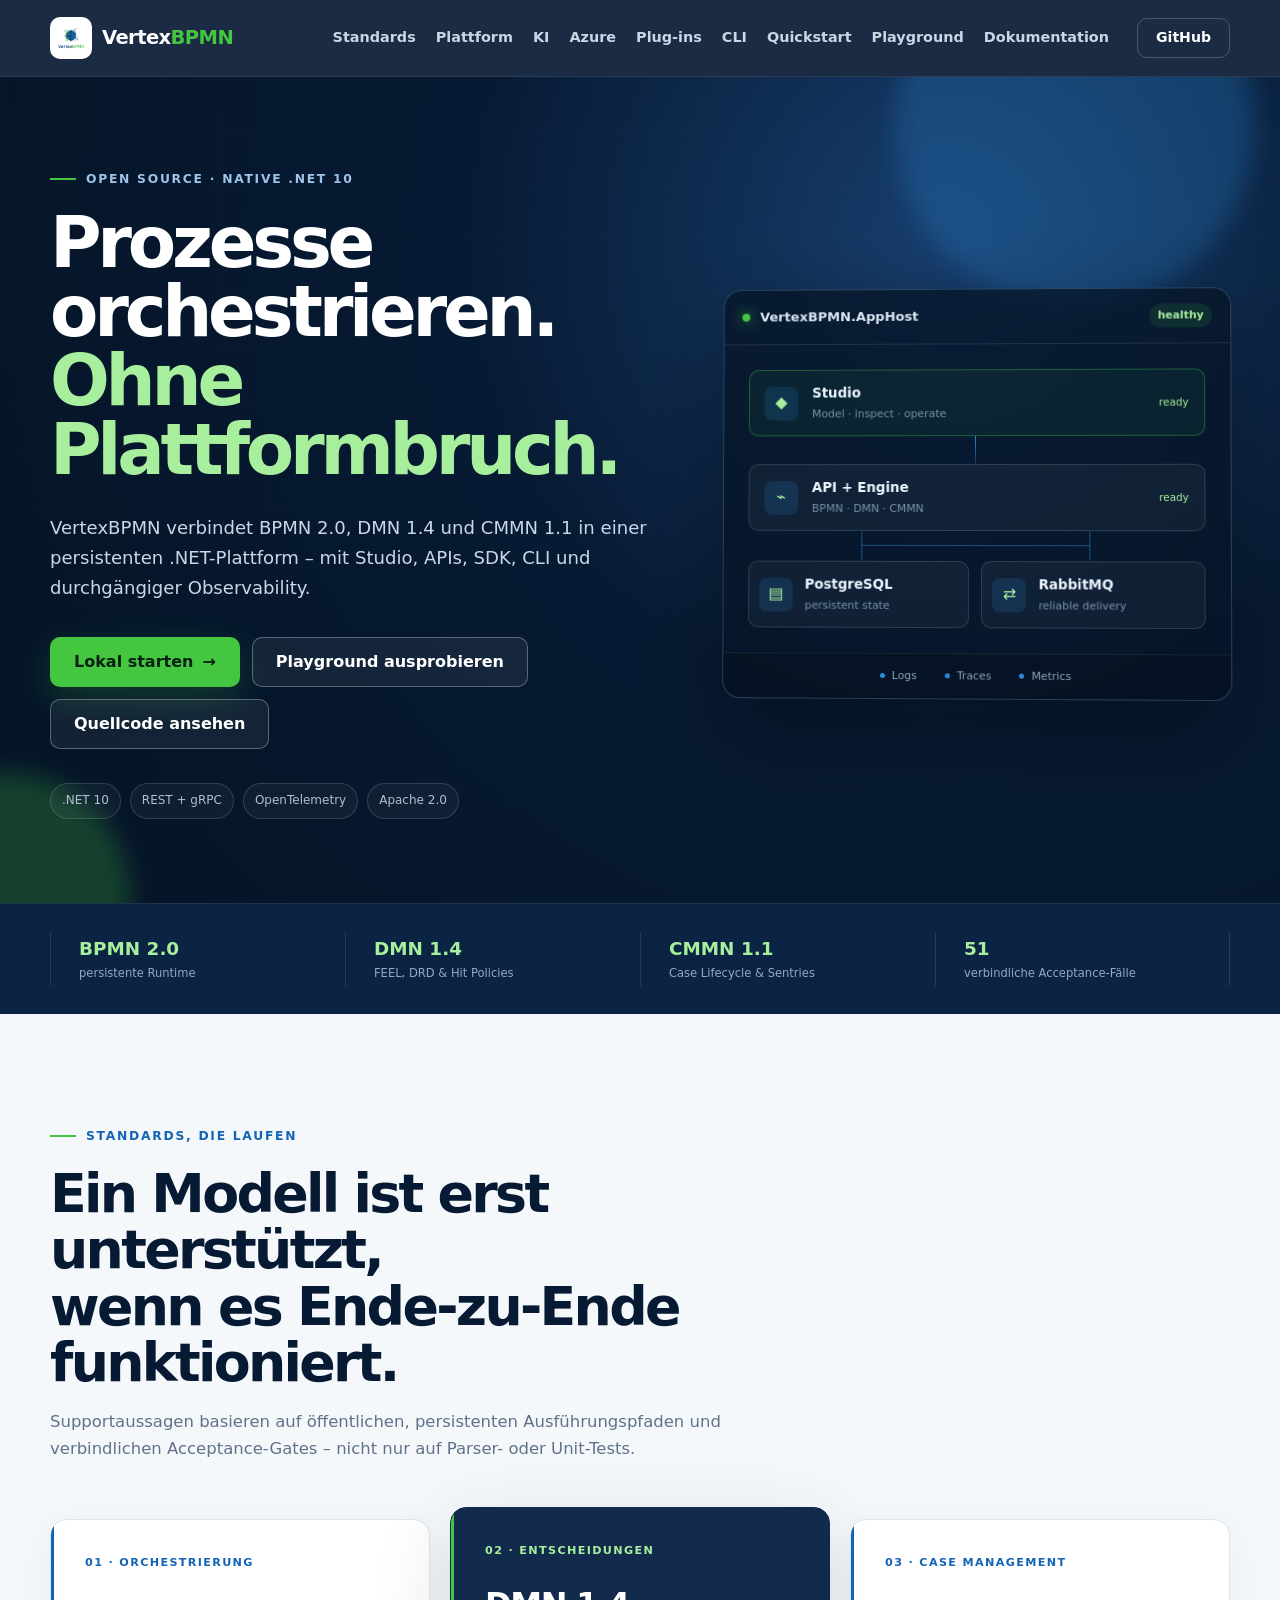
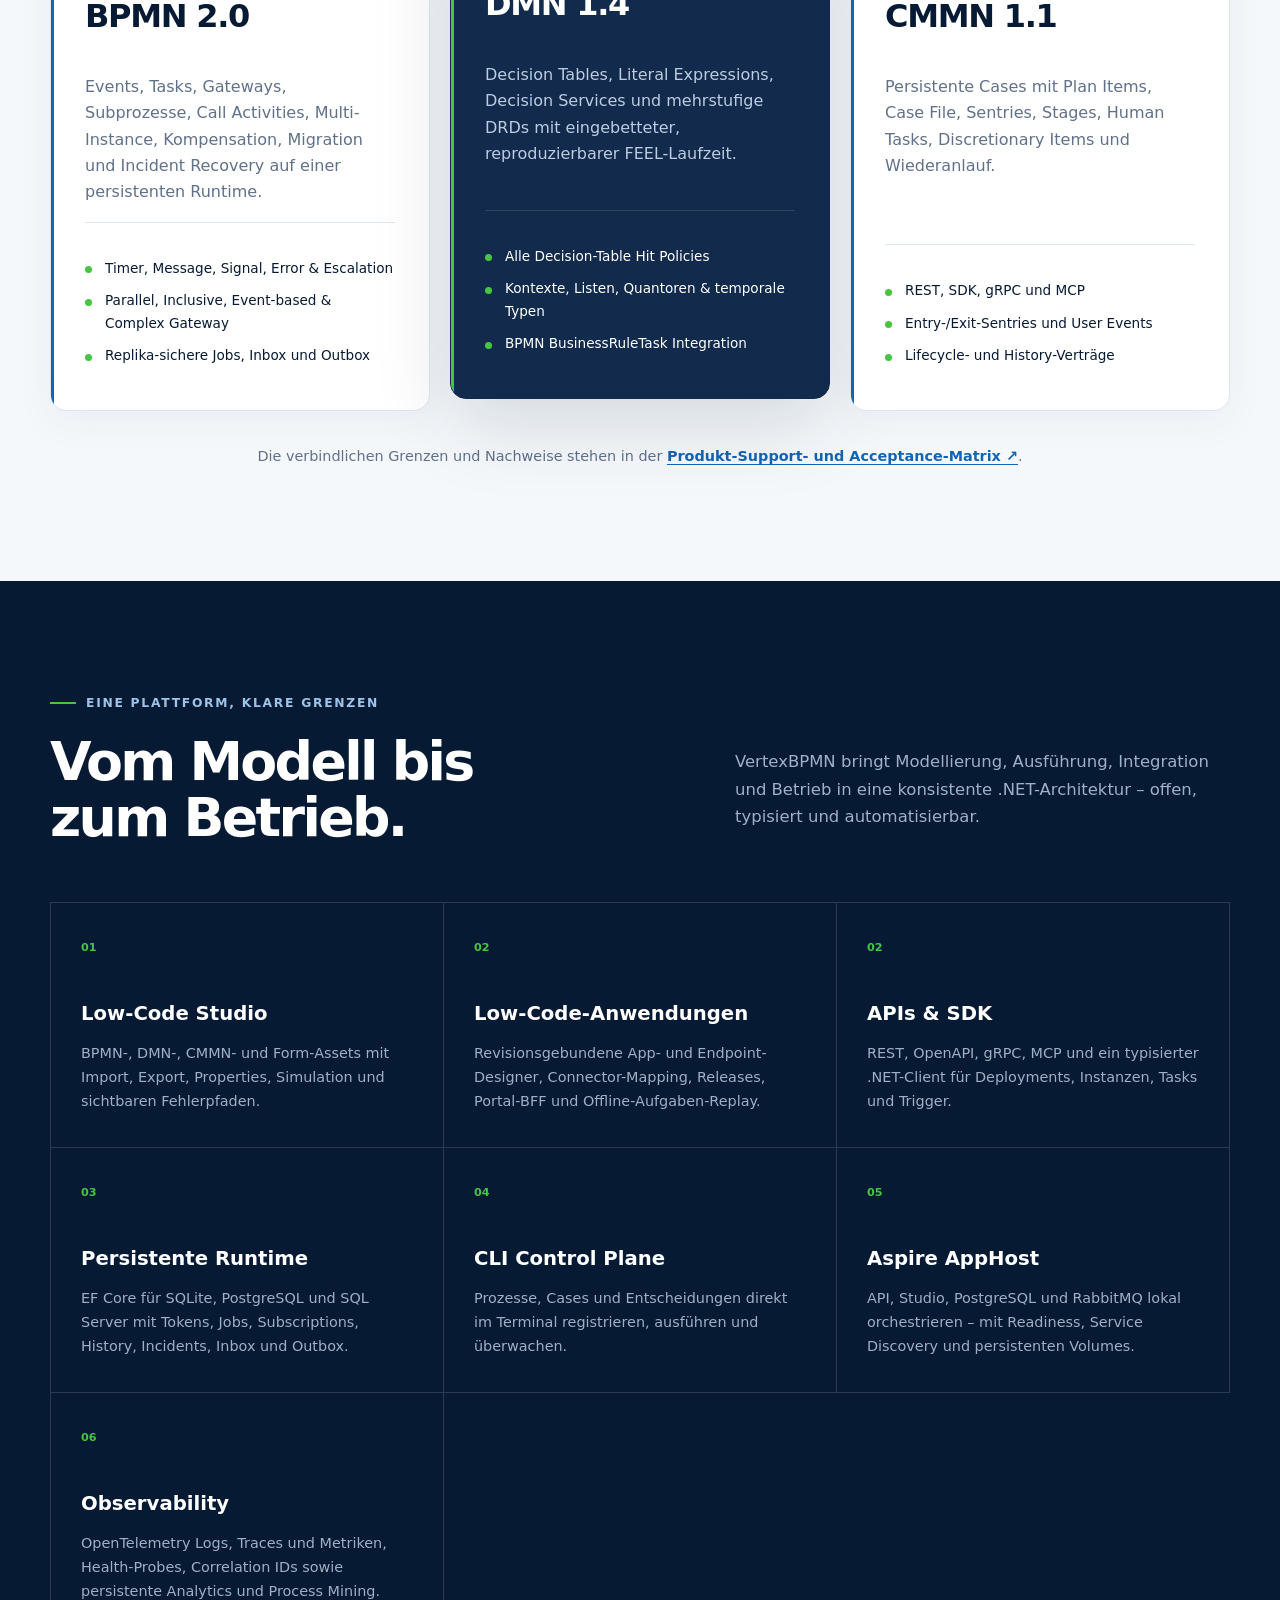
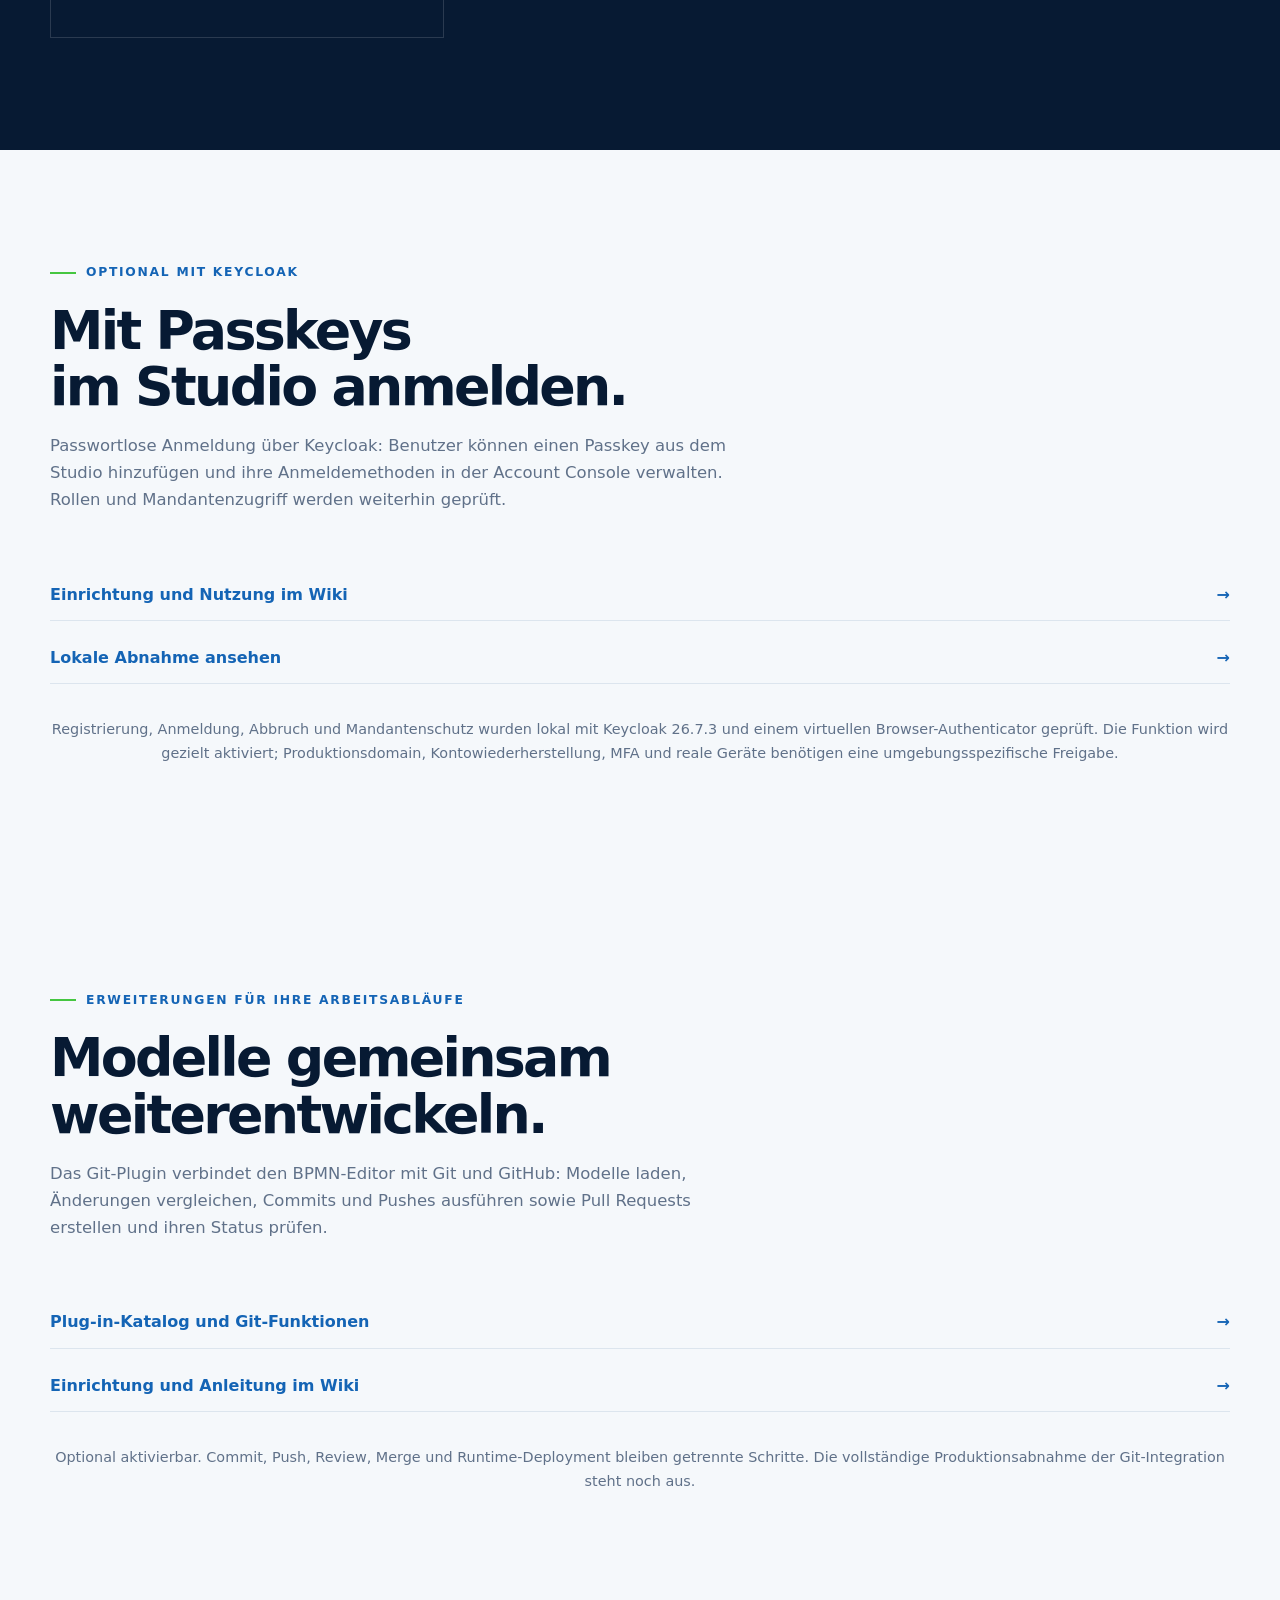
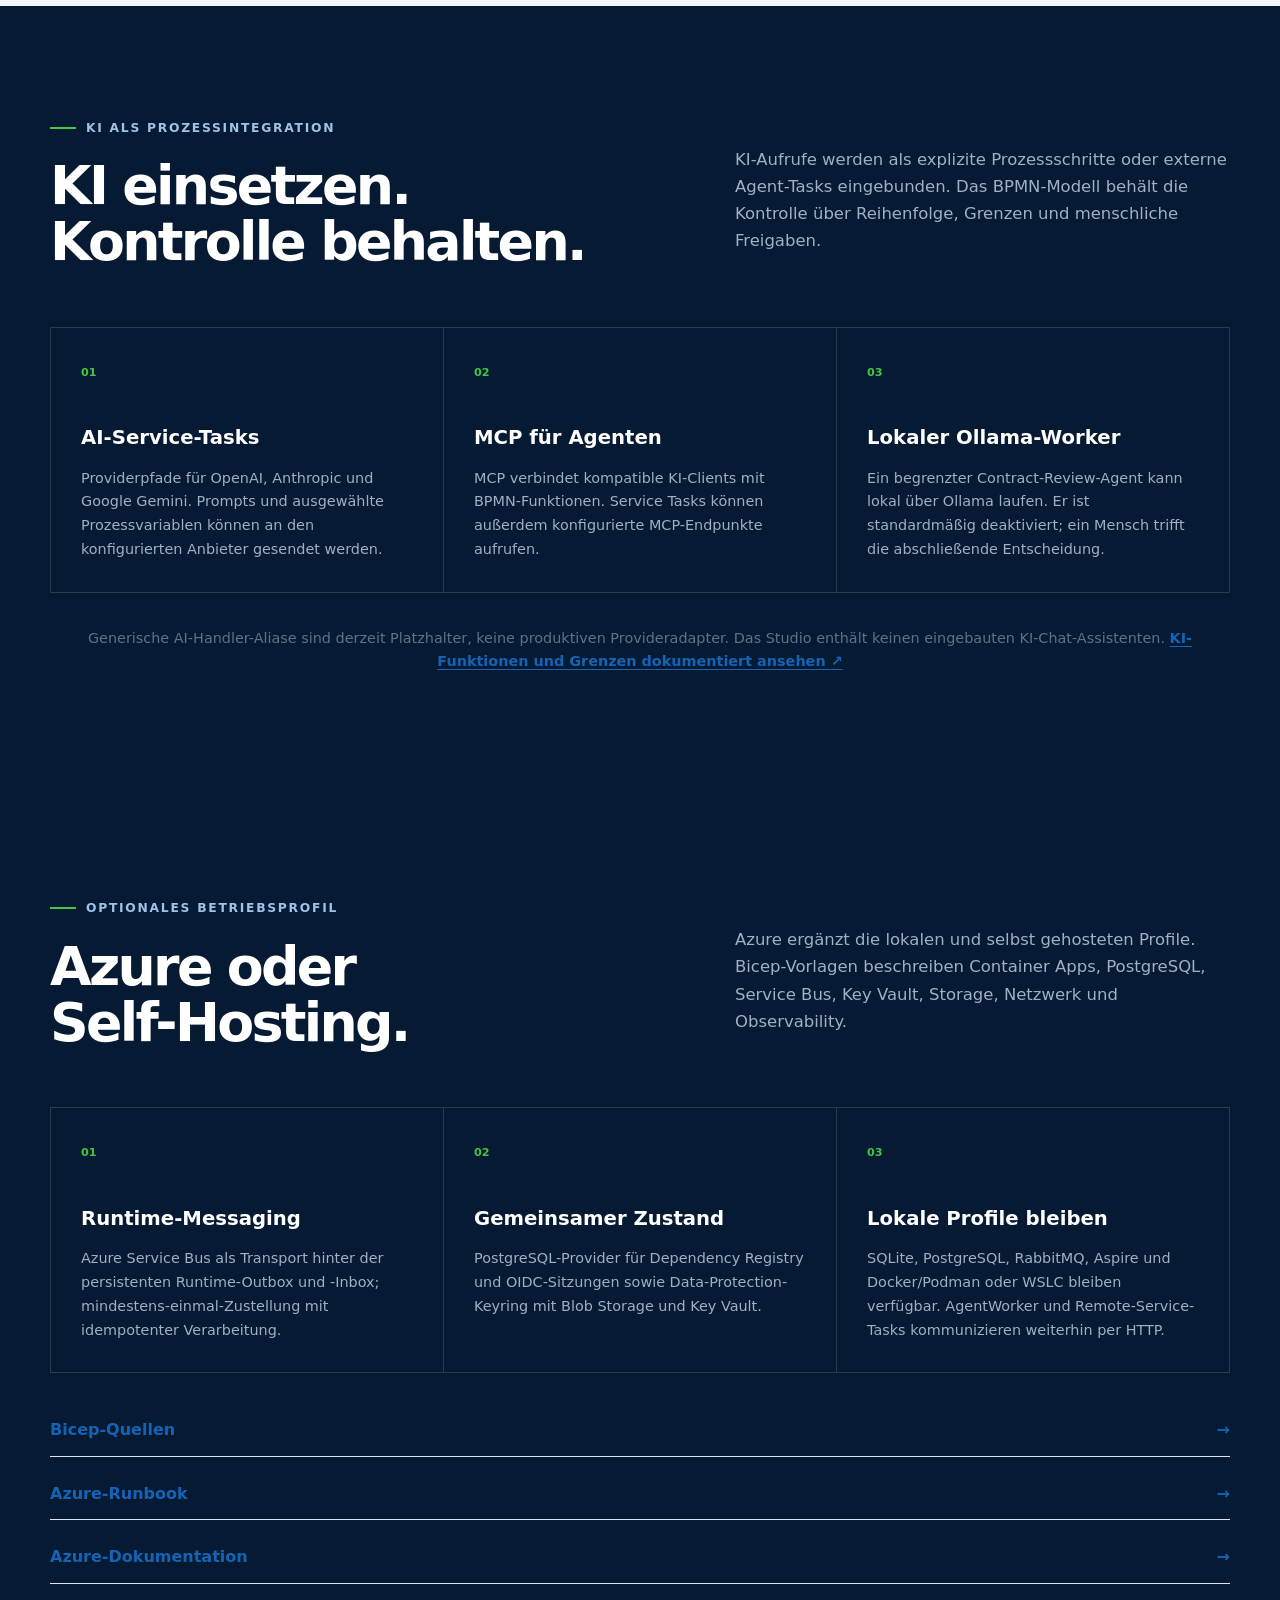
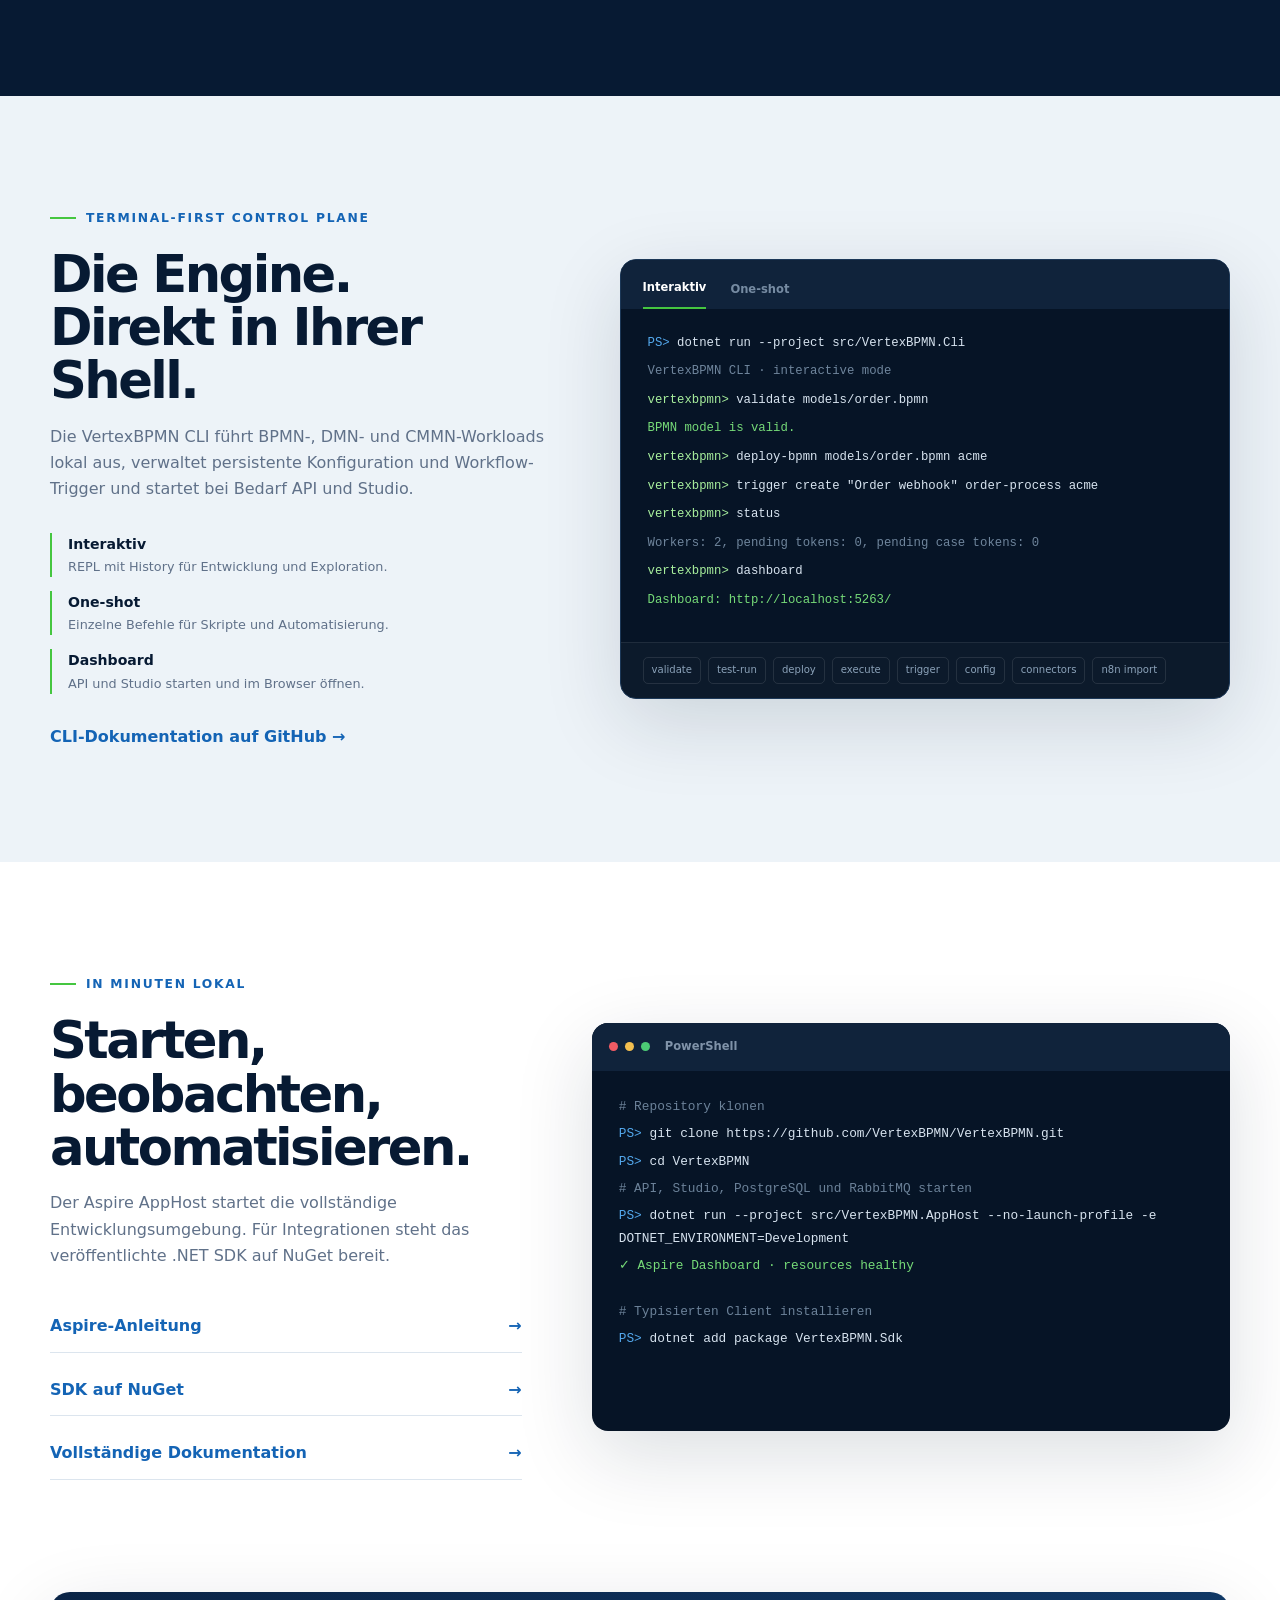
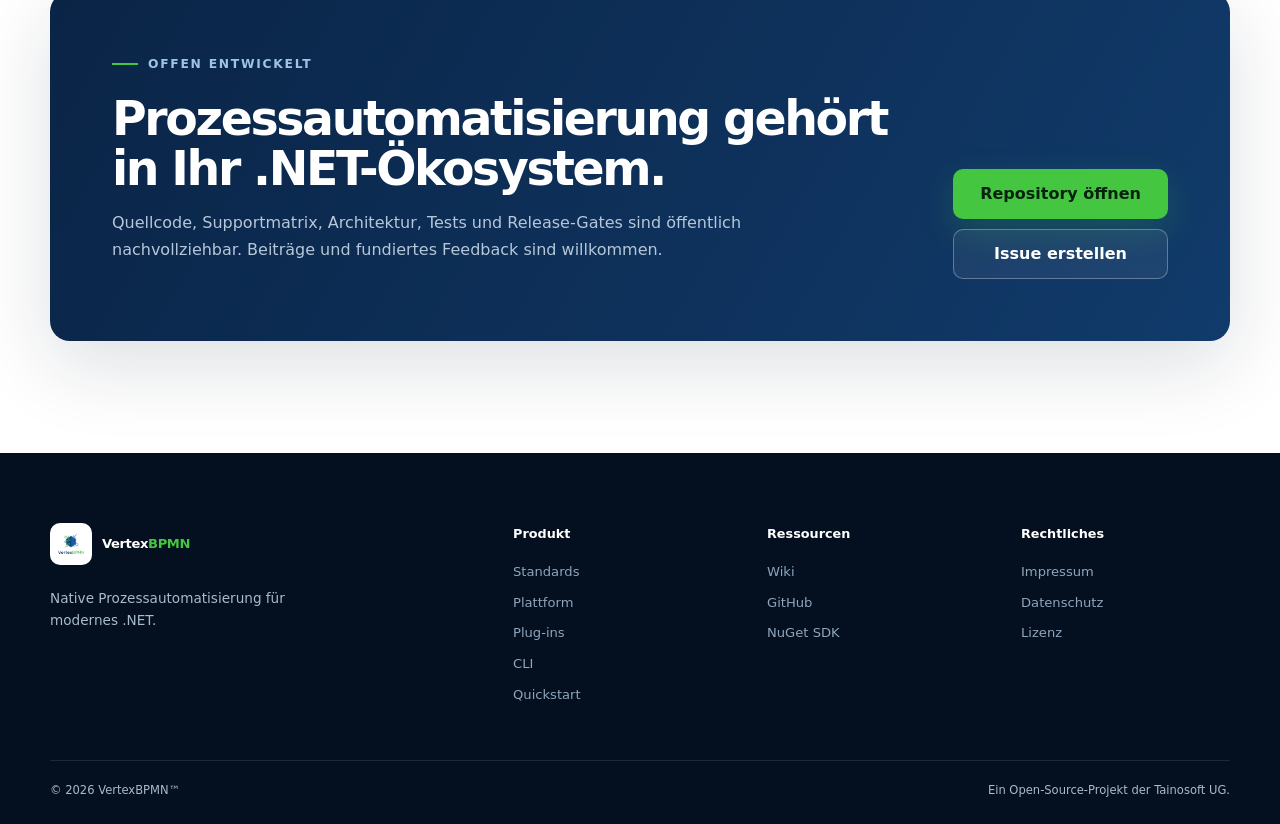
<file: index.html>
<!doctype html>
<html lang="de">
<head>
  <meta charset="utf-8">
  <meta name="viewport" content="width=device-width, initial-scale=1">
  <title>VertexBPMN – Prozessautomatisierung für .NET 10</title>
  <meta name="description" content="VertexBPMN ist eine offene Prozessautomatisierungsplattform für .NET 10 mit qualifizierter BPMN-, DMN- und CMMN-Unterstützung, Studio, REST, gRPC, SDK, CLI und Aspire AppHost.">
  <meta name="theme-color" content="#071a33">
  <meta property="og:type" content="website">
  <meta property="og:locale" content="de_DE">
  <meta property="og:title" content="VertexBPMN – Prozessautomatisierung für .NET 10">
  <meta property="og:description" content="Modelle ausführen, Entscheidungen automatisieren und Cases steuern – persistent, beobachtbar und cloud-native.">
  <meta property="og:image" content="https://vertexbpmn.com/assets/Hauptlogo.png">
  <meta property="og:url" content="https://vertexbpmn.com/">
  <link rel="canonical" href="https://vertexbpmn.com/">
  <link rel="icon" href="assets/logo.png">
  <link rel="stylesheet" href="styles.css">
</head>
<body>
  <a class="skip-link" href="#main">Zum Inhalt springen</a>

  <header class="site-header">
    <div class="container nav-shell">
      <a class="brand" href="#top" aria-label="VertexBPMN Startseite">
        <img src="assets/logo.png" alt="" width="44" height="44">
        <span>Vertex<span>BPMN</span></span>
      </a>
      <nav class="site-nav" aria-label="Hauptnavigation">
        <a href="#standards">Standards</a>
        <a href="#platform">Plattform</a>
        <a href="#ai">KI</a>
        <a href="#deployment">Azure</a>
        <a href="plugins.html">Plug-ins</a>
        <a href="#cli">CLI</a>
        <a href="#start">Quickstart</a>
        <a href="playground.html">Playground</a>
        <a href="https://github.com/VertexBPMN/VertexBPMN/wiki">Dokumentation</a>
      </nav>
      <a class="button button-small button-ghost" href="https://github.com/VertexBPMN/VertexBPMN">GitHub</a>
    </div>
  </header>

  <main id="main">
    <section class="hero" id="top">
      <div class="hero-glow hero-glow-one"></div>
      <div class="hero-glow hero-glow-two"></div>
      <div class="container hero-grid">
        <div class="hero-copy">
          <p class="eyebrow"><span></span> Open Source · Native .NET 10</p>
          <h1>Prozesse orchestrieren.<br><strong>Ohne Plattformbruch.</strong></h1>
          <p class="hero-lead">VertexBPMN verbindet BPMN 2.0, DMN 1.4 und CMMN 1.1 in einer persistenten .NET-Plattform – mit Studio, APIs, SDK, CLI und durchgängiger Observability.</p>
          <div class="hero-actions">
            <a class="button button-primary" href="#start">Lokal starten <span aria-hidden="true">→</span></a>
            <a class="button button-secondary" href="playground.html">Playground ausprobieren</a>
            <a class="button button-secondary" href="https://github.com/VertexBPMN/VertexBPMN">Quellcode ansehen</a>
          </div>
          <div class="hero-badges" aria-label="Technologien">
            <span>.NET 10</span>
            <span>REST + gRPC</span>
            <span>OpenTelemetry</span>
            <span>Apache 2.0</span>
          </div>
        </div>

        <div class="runtime-card" aria-label="VertexBPMN Laufzeittopologie">
          <div class="runtime-header">
            <span class="status-dot"></span>
            <span>VertexBPMN.AppHost</span>
            <span class="runtime-state">healthy</span>
          </div>
          <div class="runtime-flow">
            <div class="runtime-node runtime-node-accent">
              <span class="node-icon">◆</span>
              <span><strong>Studio</strong><small>Model · inspect · operate</small></span>
              <span class="node-state">ready</span>
            </div>
            <div class="flow-line"><span></span></div>
            <div class="runtime-node">
              <span class="node-icon">⌁</span>
              <span><strong>API + Engine</strong><small>BPMN · DMN · CMMN</small></span>
              <span class="node-state">ready</span>
            </div>
            <div class="flow-split"><span></span><span></span></div>
            <div class="runtime-bottom">
              <div class="runtime-node compact"><span class="node-icon">▤</span><span><strong>PostgreSQL</strong><small>persistent state</small></span></div>
              <div class="runtime-node compact"><span class="node-icon">⇄</span><span><strong>RabbitMQ</strong><small>reliable delivery</small></span></div>
            </div>
          </div>
          <div class="telemetry-row"><span><i></i> Logs</span><span><i></i> Traces</span><span><i></i> Metrics</span></div>
        </div>
      </div>
    </section>

    <section class="proof-strip" aria-label="Qualifizierungsübersicht">
      <div class="container proof-grid">
        <div><strong>BPMN 2.0</strong><span>persistente Runtime</span></div>
        <div><strong>DMN 1.4</strong><span>FEEL, DRD &amp; Hit Policies</span></div>
        <div><strong>CMMN 1.1</strong><span>Case Lifecycle &amp; Sentries</span></div>
        <div><strong>51</strong><span>verbindliche Acceptance-Fälle</span></div>
      </div>
    </section>

    <section class="section" id="standards">
      <div class="container">
        <div class="section-heading">
          <p class="eyebrow dark"><span></span> Standards, die laufen</p>
          <h2>Ein Modell ist erst unterstützt,<br>wenn es Ende-zu-Ende funktioniert.</h2>
          <p>Supportaussagen basieren auf öffentlichen, persistenten Ausführungspfaden und verbindlichen Acceptance-Gates – nicht nur auf Parser- oder Unit-Tests.</p>
        </div>
        <div class="standard-grid">
          <article class="standard-card">
            <div class="card-kicker">01 · Orchestrierung</div>
            <h3>BPMN 2.0</h3>
            <p>Events, Tasks, Gateways, Subprozesse, Call Activities, Multi-Instance, Kompensation, Migration und Incident Recovery auf einer persistenten Runtime.</p>
            <ul><li>Timer, Message, Signal, Error &amp; Escalation</li><li>Parallel, Inclusive, Event-based &amp; Complex Gateway</li><li>Replika-sichere Jobs, Inbox und Outbox</li></ul>
          </article>
          <article class="standard-card featured">
            <div class="card-kicker">02 · Entscheidungen</div>
            <h3>DMN 1.4</h3>
            <p>Decision Tables, Literal Expressions, Decision Services und mehrstufige DRDs mit eingebetteter, reproduzierbarer FEEL-Laufzeit.</p>
            <ul><li>Alle Decision-Table Hit Policies</li><li>Kontexte, Listen, Quantoren &amp; temporale Typen</li><li>BPMN BusinessRuleTask Integration</li></ul>
          </article>
          <article class="standard-card">
            <div class="card-kicker">03 · Case Management</div>
            <h3>CMMN 1.1</h3>
            <p>Persistente Cases mit Plan Items, Case File, Sentries, Stages, Human Tasks, Discretionary Items und Wiederanlauf.</p>
            <ul><li>REST, SDK, gRPC und MCP</li><li>Entry-/Exit-Sentries und User Events</li><li>Lifecycle- und History-Verträge</li></ul>
          </article>
        </div>
        <p class="evidence-link">Die verbindlichen Grenzen und Nachweise stehen in der <a href="https://github.com/VertexBPMN/VertexBPMN/blob/master/docs/reference/product-support-matrix.md">Produkt-Support- und Acceptance-Matrix <span aria-hidden="true">↗</span></a>.</p>
      </div>
    </section>

    <section class="section platform-section" id="platform">
      <div class="container">
        <div class="section-heading split-heading">
          <div><p class="eyebrow"><span></span> Eine Plattform, klare Grenzen</p><h2>Vom Modell bis<br>zum Betrieb.</h2></div>
          <p>VertexBPMN bringt Modellierung, Ausführung, Integration und Betrieb in eine konsistente .NET-Architektur – offen, typisiert und automatisierbar.</p>
        </div>
        <div class="capability-grid">
          <article><span class="cap-number">01</span><h3>Low-Code Studio</h3><p>BPMN-, DMN-, CMMN- und Form-Assets mit Import, Export, Properties, Simulation und sichtbaren Fehlerpfaden.</p></article>
          <article><span class="cap-number">02</span><h3>Low-Code-Anwendungen</h3><p>Revisionsgebundene App- und Endpoint-Designer, Connector-Mapping, Releases, Portal-BFF und Offline-Aufgaben-Replay.</p></article>
          <article><span class="cap-number">02</span><h3>APIs &amp; SDK</h3><p>REST, OpenAPI, gRPC, MCP und ein typisierter .NET-Client für Deployments, Instanzen, Tasks und Trigger.</p></article>
          <article><span class="cap-number">03</span><h3>Persistente Runtime</h3><p>EF Core für SQLite, PostgreSQL und SQL Server mit Tokens, Jobs, Subscriptions, History, Incidents, Inbox und Outbox.</p></article>
          <article><span class="cap-number">04</span><h3>CLI Control Plane</h3><p>Prozesse, Cases und Entscheidungen direkt im Terminal registrieren, ausführen und überwachen.</p></article>
          <article><span class="cap-number">05</span><h3>Aspire AppHost</h3><p>API, Studio, PostgreSQL und RabbitMQ lokal orchestrieren – mit Readiness, Service Discovery und persistenten Volumes.</p></article>
          <article><span class="cap-number">06</span><h3>Observability</h3><p>OpenTelemetry Logs, Traces und Metriken, Health-Probes, Correlation IDs sowie persistente Analytics und Process Mining.</p></article>
        </div>
      </div>
    </section>

    <section class="section" id="passkeys">
      <div class="container">
        <div class="section-heading">
          <p class="eyebrow dark"><span></span> Optional mit Keycloak</p>
          <h2>Mit Passkeys<br>im Studio anmelden.</h2>
          <p>Passwortlose Anmeldung über Keycloak: Benutzer können einen Passkey aus dem Studio hinzufügen und ihre Anmeldemethoden in der Account Console verwalten. Rollen und Mandantenzugriff werden weiterhin geprüft.</p>
        </div>
        <div class="quick-links">
          <a href="https://github.com/VertexBPMN/VertexBPMN/wiki/Passkeys">Einrichtung und Nutzung im Wiki <span aria-hidden="true">→</span></a>
          <a href="https://github.com/VertexBPMN/VertexBPMN/blob/master/docs/reviews/2026-10-13_Keycloak-Passkeys_AIA-und-Tenant-Abnahme.md">Lokale Abnahme ansehen <span aria-hidden="true">→</span></a>
        </div>
        <p class="evidence-link">Registrierung, Anmeldung, Abbruch und Mandantenschutz wurden lokal mit Keycloak 26.7.3 und einem virtuellen Browser-Authenticator geprüft. Die Funktion wird gezielt aktiviert; Produktionsdomain, Kontowiederherstellung, MFA und reale Geräte benötigen eine umgebungsspezifische Freigabe.</p>
      </div>
    </section>

    <section class="section" id="plugins">
      <div class="container">
        <div class="section-heading">
          <p class="eyebrow dark"><span></span> Erweiterungen für Ihre Arbeitsabläufe</p>
          <h2>Modelle gemeinsam<br>weiterentwickeln.</h2>
          <p>Das Git-Plugin verbindet den BPMN-Editor mit Git und GitHub: Modelle laden, Änderungen vergleichen, Commits und Pushes ausführen sowie Pull Requests erstellen und ihren Status prüfen.</p>
        </div>
        <div class="quick-links">
          <a href="plugins.html">Plug-in-Katalog und Git-Funktionen <span aria-hidden="true">→</span></a>
          <a href="https://github.com/VertexBPMN/VertexBPMN/wiki/Git-Plugin">Einrichtung und Anleitung im Wiki <span aria-hidden="true">→</span></a>
        </div>
        <p class="evidence-link">Optional aktivierbar. Commit, Push, Review, Merge und Runtime-Deployment bleiben getrennte Schritte. Die vollständige Produktionsabnahme der Git-Integration steht noch aus.</p>
      </div>
    </section>
    <section class="section platform-section" id="ai">
      <div class="container">
        <div class="section-heading split-heading">
          <div><p class="eyebrow"><span></span> KI als Prozessintegration</p><h2>KI einsetzen.<br>Kontrolle behalten.</h2></div>
          <p>KI-Aufrufe werden als explizite Prozessschritte oder externe Agent-Tasks eingebunden. Das BPMN-Modell behält die Kontrolle über Reihenfolge, Grenzen und menschliche Freigaben.</p>
        </div>
        <div class="capability-grid">
          <article><span class="cap-number">01</span><h3>AI-Service-Tasks</h3><p>Providerpfade für OpenAI, Anthropic und Google Gemini. Prompts und ausgewählte Prozessvariablen können an den konfigurierten Anbieter gesendet werden.</p></article>
          <article><span class="cap-number">02</span><h3>MCP für Agenten</h3><p>MCP verbindet kompatible KI-Clients mit BPMN-Funktionen. Service Tasks können außerdem konfigurierte MCP-Endpunkte aufrufen.</p></article>
          <article><span class="cap-number">03</span><h3>Lokaler Ollama-Worker</h3><p>Ein begrenzter Contract-Review-Agent kann lokal über Ollama laufen. Er ist standardmäßig deaktiviert; ein Mensch trifft die abschließende Entscheidung.</p></article>
        </div>
        <p class="evidence-link">Generische AI-Handler-Aliase sind derzeit Platzhalter, keine produktiven Provideradapter. Das Studio enthält keinen eingebauten KI-Chat-Assistenten. <a href="https://github.com/VertexBPMN/VertexBPMN/wiki/KI-Integration">KI-Funktionen und Grenzen dokumentiert ansehen <span aria-hidden="true">↗</span></a></p>
      </div>
    </section>

    <section class="section platform-section" id="deployment">
      <div class="container">
        <div class="section-heading split-heading">
          <div><p class="eyebrow"><span></span> Optionales Betriebsprofil</p><h2>Azure oder<br>Self-Hosting.</h2></div>
          <p>Azure ergänzt die lokalen und selbst gehosteten Profile. Bicep-Vorlagen beschreiben Container Apps, PostgreSQL, Service Bus, Key Vault, Storage, Netzwerk und Observability.</p>
        </div>
        <div class="capability-grid">
          <article><span class="cap-number">01</span><h3>Runtime-Messaging</h3><p>Azure Service Bus als Transport hinter der persistenten Runtime-Outbox und -Inbox; mindestens-einmal-Zustellung mit idempotenter Verarbeitung.</p></article>
          <article><span class="cap-number">02</span><h3>Gemeinsamer Zustand</h3><p>PostgreSQL-Provider für Dependency Registry und OIDC-Sitzungen sowie Data-Protection-Keyring mit Blob Storage und Key Vault.</p></article>
          <article><span class="cap-number">03</span><h3>Lokale Profile bleiben</h3><p>SQLite, PostgreSQL, RabbitMQ, Aspire und Docker/Podman oder WSLC bleiben verfügbar. AgentWorker und Remote-Service-Tasks kommunizieren weiterhin per HTTP.</p></article>
        </div>
        <div class="quick-links">
          <a href="https://github.com/VertexBPMN/VertexBPMN/tree/master/infra">Bicep-Quellen <span aria-hidden="true">→</span></a>
          <a href="https://github.com/VertexBPMN/VertexBPMN/blob/master/docs/runbooks/azure-release.md">Azure-Runbook <span aria-hidden="true">→</span></a>
          <a href="https://github.com/VertexBPMN/VertexBPMN/wiki/Azure-Deployment">Azure-Dokumentation <span aria-hidden="true">→</span></a>
        </div>
      </div>
    </section>

    <section class="section cli-section" id="cli">
      <div class="container cli-grid">
        <div class="cli-copy">
          <p class="eyebrow dark"><span></span> Terminal-first Control Plane</p>
          <h2>Die Engine.<br>Direkt in Ihrer Shell.</h2>
          <p>Die VertexBPMN CLI führt BPMN-, DMN- und CMMN-Workloads lokal aus, verwaltet persistente Konfiguration und Workflow-Trigger und startet bei Bedarf API und Studio.</p>
          <div class="cli-modes">
            <div><strong>Interaktiv</strong><span>REPL mit History für Entwicklung und Exploration.</span></div>
            <div><strong>One-shot</strong><span>Einzelne Befehle für Skripte und Automatisierung.</span></div>
            <div><strong>Dashboard</strong><span>API und Studio starten und im Browser öffnen.</span></div>
          </div>
          <a class="text-link" href="https://github.com/VertexBPMN/VertexBPMN/blob/master/src/VertexBPMN.Cli/README.md">CLI-Dokumentation auf GitHub <span aria-hidden="true">→</span></a>
        </div>
        <div class="cli-console" aria-label="Beispiele für die VertexBPMN CLI">
          <div class="cli-console-tabs"><span class="active">Interaktiv</span><span>One-shot</span></div>
          <div class="cli-console-body">
            <p><span class="shell-prompt">PS&gt;</span> dotnet run --project src/VertexBPMN.Cli</p>
            <p class="console-muted">VertexBPMN CLI · interactive mode</p>
            <p><span class="vertex-prompt">vertexbpmn&gt;</span> validate models/order.bpmn</p>
            <p class="console-ok">BPMN model is valid.</p>
            <p><span class="vertex-prompt">vertexbpmn&gt;</span> deploy-bpmn models/order.bpmn acme</p>
            <p><span class="vertex-prompt">vertexbpmn&gt;</span> trigger create "Order webhook" order-process acme</p>
            <p><span class="vertex-prompt">vertexbpmn&gt;</span> status</p>
            <p class="console-muted">Workers: 2, pending tokens: 0, pending case tokens: 0</p>
            <p><span class="vertex-prompt">vertexbpmn&gt;</span> dashboard</p>
            <p class="console-ok">Dashboard: http://localhost:5263/</p>
          </div>
          <div class="cli-command-list"><span>validate</span><span>test-run</span><span>deploy</span><span>execute</span><span>trigger</span><span>config</span><span>connectors</span><span>n8n import</span></div>
        </div>
      </div>
    </section>

    <section class="section quickstart" id="start">
      <div class="container quickstart-grid">
        <div class="quickstart-copy">
          <p class="eyebrow dark"><span></span> In Minuten lokal</p>
          <h2>Starten, beobachten,<br>automatisieren.</h2>
          <p>Der Aspire AppHost startet die vollständige Entwicklungsumgebung. Für Integrationen steht das veröffentlichte .NET SDK auf NuGet bereit.</p>
          <div class="quick-links">
            <a href="https://github.com/VertexBPMN/VertexBPMN/wiki/Aspire-AppHost">Aspire-Anleitung <span aria-hidden="true">→</span></a>
            <a href="https://www.nuget.org/packages/VertexBPMN.Sdk">SDK auf NuGet <span aria-hidden="true">→</span></a>
            <a href="https://github.com/VertexBPMN/VertexBPMN/wiki">Vollständige Dokumentation <span aria-hidden="true">→</span></a>
          </div>
        </div>
        <div class="terminal" aria-label="Quickstart-Befehle">
          <div class="terminal-bar"><span></span><span></span><span></span><strong>PowerShell</strong></div>
          <div class="terminal-body">
            <p class="terminal-comment"># Repository klonen</p>
            <p><span class="prompt">PS&gt;</span> git clone https://github.com/VertexBPMN/VertexBPMN.git</p>
            <p><span class="prompt">PS&gt;</span> cd VertexBPMN</p>
            <p class="terminal-comment"># API, Studio, PostgreSQL und RabbitMQ starten</p>
            <p class="wrap"><span class="prompt">PS&gt;</span> dotnet run --project src/VertexBPMN.AppHost --no-launch-profile -e DOTNET_ENVIRONMENT=Development</p>
            <p class="terminal-success">✓ Aspire Dashboard · resources healthy</p>
            <p class="terminal-comment space-top"># Typisierten Client installieren</p>
            <p><span class="prompt">PS&gt;</span> dotnet add package VertexBPMN.Sdk</p>
          </div>
        </div>
      </div>
    </section>

    <section class="section open-source-section">
      <div class="container open-source-card">
        <div><p class="eyebrow"><span></span> Offen entwickelt</p><h2>Prozessautomatisierung gehört<br>in Ihr .NET-Ökosystem.</h2><p>Quellcode, Supportmatrix, Architektur, Tests und Release-Gates sind öffentlich nachvollziehbar. Beiträge und fundiertes Feedback sind willkommen.</p></div>
        <div class="open-source-actions"><a class="button button-primary" href="https://github.com/VertexBPMN/VertexBPMN">Repository öffnen</a><a class="button button-secondary" href="https://github.com/VertexBPMN/VertexBPMN/issues">Issue erstellen</a></div>
      </div>
    </section>
  </main>

  <footer>
    <div class="container footer-grid">
      <div class="footer-brand"><a class="brand light" href="#top"><img src="assets/logo.png" alt="" width="38" height="38"><span>Vertex<span>BPMN</span></span></a><p>Native Prozessautomatisierung für modernes .NET.</p></div>
      <div><strong>Produkt</strong><a href="#standards">Standards</a><a href="#platform">Plattform</a><a href="plugins.html">Plug-ins</a>
        <a href="#cli">CLI</a><a href="#start">Quickstart</a></div>
      <div><strong>Ressourcen</strong><a href="https://github.com/VertexBPMN/VertexBPMN/wiki">Wiki</a><a href="https://github.com/VertexBPMN/VertexBPMN">GitHub</a><a href="https://www.nuget.org/packages/VertexBPMN.Sdk">NuGet SDK</a></div>
      <div><strong>Rechtliches</strong><a href="impressum.html">Impressum</a><a href="datenschutz.html">Datenschutz</a><a href="https://github.com/VertexBPMN/VertexBPMN/blob/master/LICENSE">Lizenz</a></div>
    </div>
    <div class="container footer-bottom"><span>© 2026 VertexBPMN™</span><span>Ein Open-Source-Projekt der Tainosoft UG.</span></div>
  </footer>
</body>
</html>
</file>
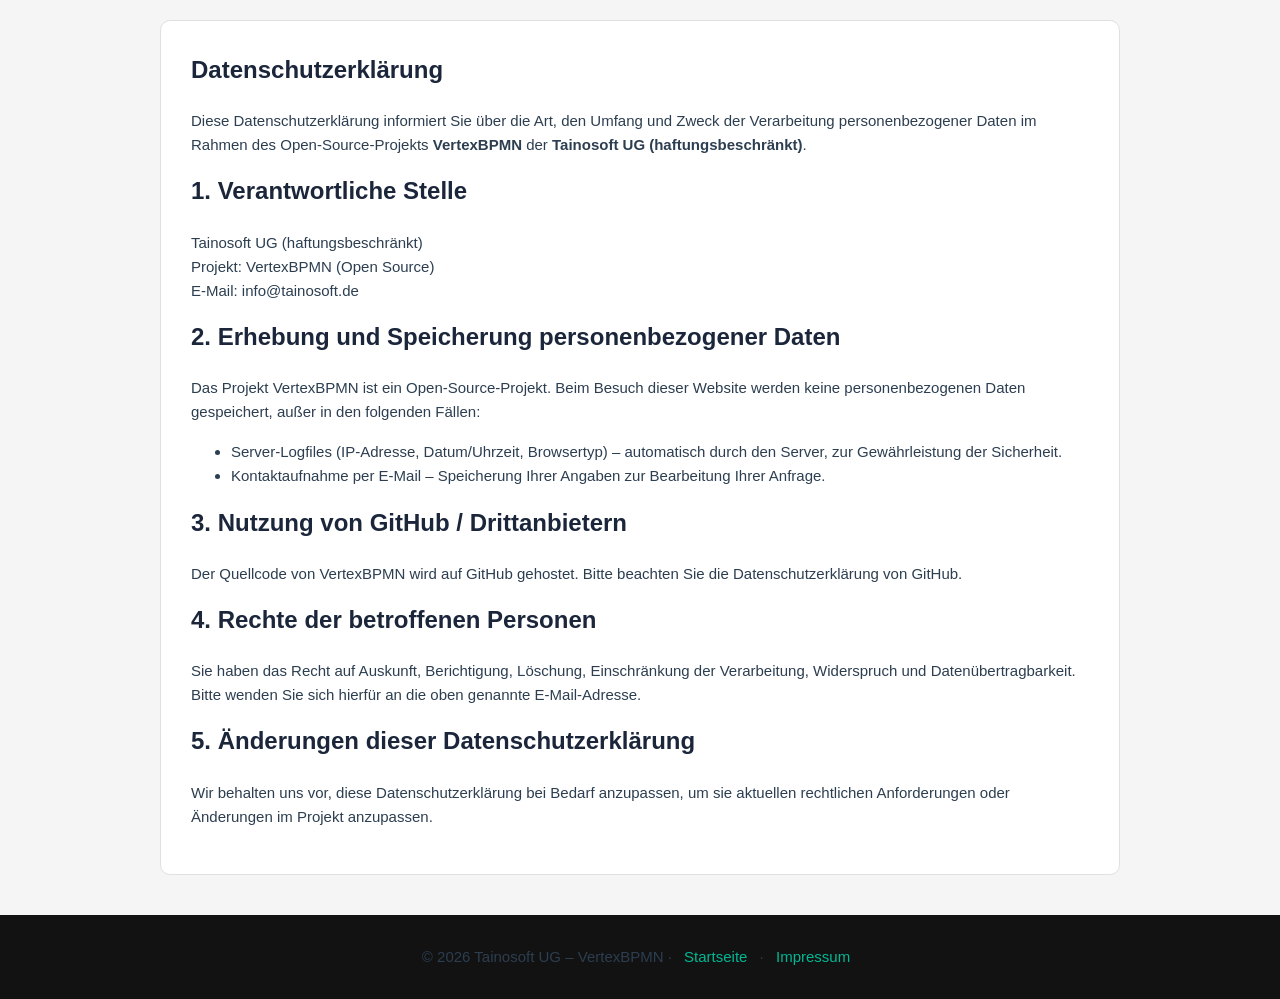
<file: datenschutz.html>
<!doctype html>
<html lang="de">
<head>
  <meta charset="utf-8" />
  <meta name="viewport" content="width=device-width, initial-scale=1" />
  <title>Datenschutzerklärung · VertexBPMN – Tainosoft UG</title>
  <meta name="description" content="Datenschutzerklärung für das Open-Source-Projekt VertexBPMN der Tainosoft UG." />
  <style>
    :root {
      --color-primary: #1B263B;
      --color-secondary: #00B894;
      --color-dark: #121212;
      --color-light: #F5F5F5;
      --color-text: #2C3E50;
      --container-width: 960px;
    }
    body {
      font-family: 'Inter', sans-serif;
      margin: 0;
      padding: 0;
      background-color: var(--color-light);
      color: var(--color-text);
      line-height: 1.6;
    }
    .container {
      max-width: var(--container-width);
      margin: auto;
      padding: 20px;
    }
    section {
      background: white;
      padding: 30px;
      margin-bottom: 20px;
      border-radius: 10px;
      border: 1px solid #E0E0E0;
    }
    h1, h2 {
      color: var(--color-primary);
      margin-top: 0;
    }
    p, a, li {
      color: var(--color-text);
      font-size: 15px;
    }
    a {
      text-decoration: none;
      border-bottom: 1px dashed transparent;
      transition: border-bottom 0.2s ease-in-out;
    }
    a:hover {
      border-bottom: 1px dashed var(--color-secondary);
    }
    footer {
      background-color: var(--color-dark);
      color: #bbb;
      padding: 15px 0;
      font-size: 14px;
      text-align: center;
    }
    footer a {
      color: var(--color-secondary);
      margin: 0 8px;
    }
    footer a:hover {
      color: white;
    }
  </style>
</head>
<body>
  <div class="container">
    <section>
      <h1>Datenschutzerklärung</h1>
      <p>Diese Datenschutzerklärung informiert Sie über die Art, den Umfang und Zweck der Verarbeitung personenbezogener Daten im Rahmen des Open-Source-Projekts <strong>VertexBPMN</strong> der <strong>Tainosoft UG (haftungsbeschränkt)</strong>.</p>

      <h2>1. Verantwortliche Stelle</h2>
      <p>Tainosoft UG (haftungsbeschränkt)<br>
      Projekt: VertexBPMN (Open Source)<br>
      E-Mail: <a href="mailto:info@tainosoft.de">info@tainosoft.de</a></p>

      <h2>2. Erhebung und Speicherung personenbezogener Daten</h2>
      <p>Das Projekt VertexBPMN ist ein Open-Source-Projekt. Beim Besuch dieser Website werden keine personenbezogenen Daten gespeichert, außer in den folgenden Fällen:</p>
      <ul>
        <li>Server-Logfiles (IP-Adresse, Datum/Uhrzeit, Browsertyp) – automatisch durch den Server, zur Gewährleistung der Sicherheit.</li>
        <li>Kontaktaufnahme per E-Mail – Speicherung Ihrer Angaben zur Bearbeitung Ihrer Anfrage.</li>
      </ul>

      <h2>3. Nutzung von GitHub / Drittanbietern</h2>
      <p>Der Quellcode von VertexBPMN wird auf GitHub gehostet. Bitte beachten Sie die <a href="https://docs.github.com/de/site-policy/privacy-policies/github-privacy-statement" target="_blank" rel="noopener noreferrer">Datenschutzerklärung von GitHub</a>.</p>

      <h2>4. Rechte der betroffenen Personen</h2>
      <p>Sie haben das Recht auf Auskunft, Berichtigung, Löschung, Einschränkung der Verarbeitung, Widerspruch und Datenübertragbarkeit. Bitte wenden Sie sich hierfür an die oben genannte E-Mail-Adresse.</p>

      <h2>5. Änderungen dieser Datenschutzerklärung</h2>
      <p>Wir behalten uns vor, diese Datenschutzerklärung bei Bedarf anzupassen, um sie aktuellen rechtlichen Anforderungen oder Änderungen im Projekt anzupassen.</p>

    </section>
  </div>
  <footer>
    <p>&copy; 2026 Tainosoft UG – VertexBPMN · <a href="/">Startseite</a> · <a href="/impressum.html">Impressum</a></p>
  </footer>
</body>
</html>
</file>
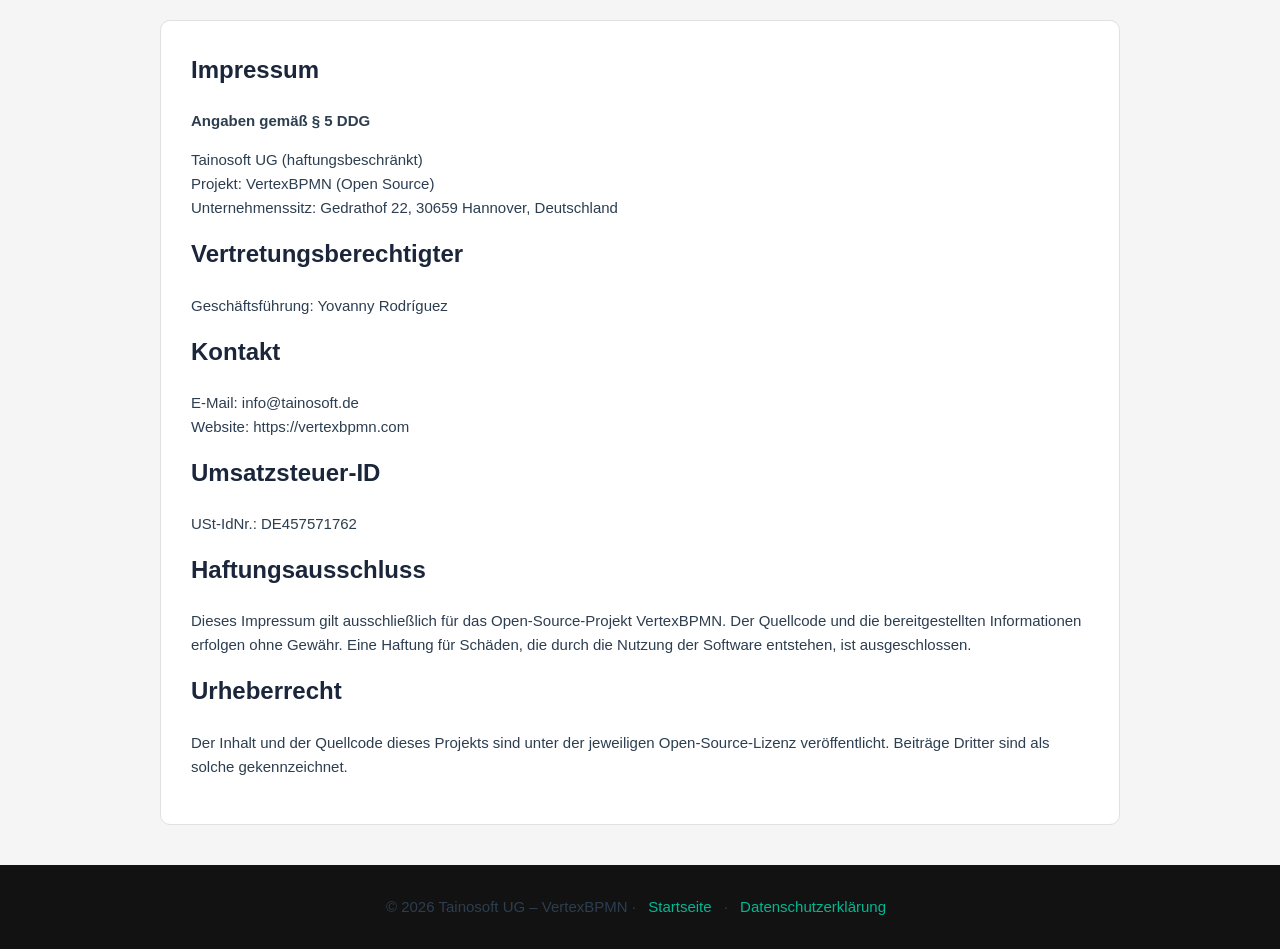
<file: impressum.html>
<!doctype html>
<html lang="de">
<head>
  <meta charset="utf-8" />
  <meta name="viewport" content="width=device-width, initial-scale=1" />
  <title>Impressum · VertexBPMN – Tainosoft UG</title>
  <meta name="description" content="Impressum für das Open-Source-Projekt VertexBPMN der Tainosoft UG." />
  <style>
    :root {
      --color-primary: #1B263B;
      --color-secondary: #00B894;
      --color-dark: #121212;
      --color-light: #F5F5F5;
      --color-text: #2C3E50;
      --container-width: 960px;
    }
    body {
      font-family: 'Inter', sans-serif;
      margin: 0;
      padding: 0;
      background-color: var(--color-light);
      color: var(--color-text);
      line-height: 1.6;
    }
    .container {
      max-width: var(--container-width);
      margin: auto;
      padding: 20px;
    }
    section {
      background: white;
      padding: 30px;
      margin-bottom: 20px;
      border-radius: 10px;
      border: 1px solid #E0E0E0;
    }
    h1, h2 {
      color: var(--color-primary);
      margin-top: 0;
    }
    p, a {
      color: var(--color-text);
      font-size: 15px;
    }
    a {
      text-decoration: none;
      border-bottom: 1px dashed transparent;
      transition: border-bottom 0.2s ease-in-out;
    }
    a:hover {
      border-bottom: 1px dashed var(--color-secondary);
    }
    footer {
      background-color: var(--color-dark);
      color: #bbb;
      padding: 15px 0;
      font-size: 14px;
      text-align: center;
    }
    footer a {
      color: var(--color-secondary);
      margin: 0 8px;
    }
    footer a:hover {
      color: white;
    }
  </style>
</head>
<body>
  <div class="container">
    <section>
      <h1>Impressum</h1>
      <p><strong>Angaben gemäß § 5 DDG</strong></p>
      <p>Tainosoft UG (haftungsbeschränkt)<br>
      Projekt: VertexBPMN (Open Source)<br>
      Unternehmenssitz: Gedrathof 22, 30659 Hannover, Deutschland</p>

      <h2>Vertretungsberechtigter</h2>
      <p>Geschäftsführung: Yovanny Rodríguez</p>

      <h2>Kontakt</h2>
      <p>E-Mail: <a href="mailto:info@tainosoft.de">info@tainosoft.de</a><br>
      Website: <a href="https://vertexbpmn.com">https://vertexbpmn.com</a></p>

      <h2>Umsatzsteuer-ID</h2>
      <p>USt-IdNr.: DE457571762</p>

      <h2>Haftungsausschluss</h2>
      <p>Dieses Impressum gilt ausschließlich für das Open-Source-Projekt VertexBPMN. Der Quellcode und die bereitgestellten Informationen erfolgen ohne Gewähr. Eine Haftung für Schäden, die durch die Nutzung der Software entstehen, ist ausgeschlossen.</p>

      <h2>Urheberrecht</h2>
      <p>Der Inhalt und der Quellcode dieses Projekts sind unter der jeweiligen Open-Source-Lizenz veröffentlicht. Beiträge Dritter sind als solche gekennzeichnet.</p>
    </section>
  </div>
  <footer>
    <p>&copy; 2026 Tainosoft UG – VertexBPMN · <a href="/">Startseite</a> · <a href="/datenschutz.html">Datenschutzerklärung</a></p>
  </footer>
</body>
</html>
</file>
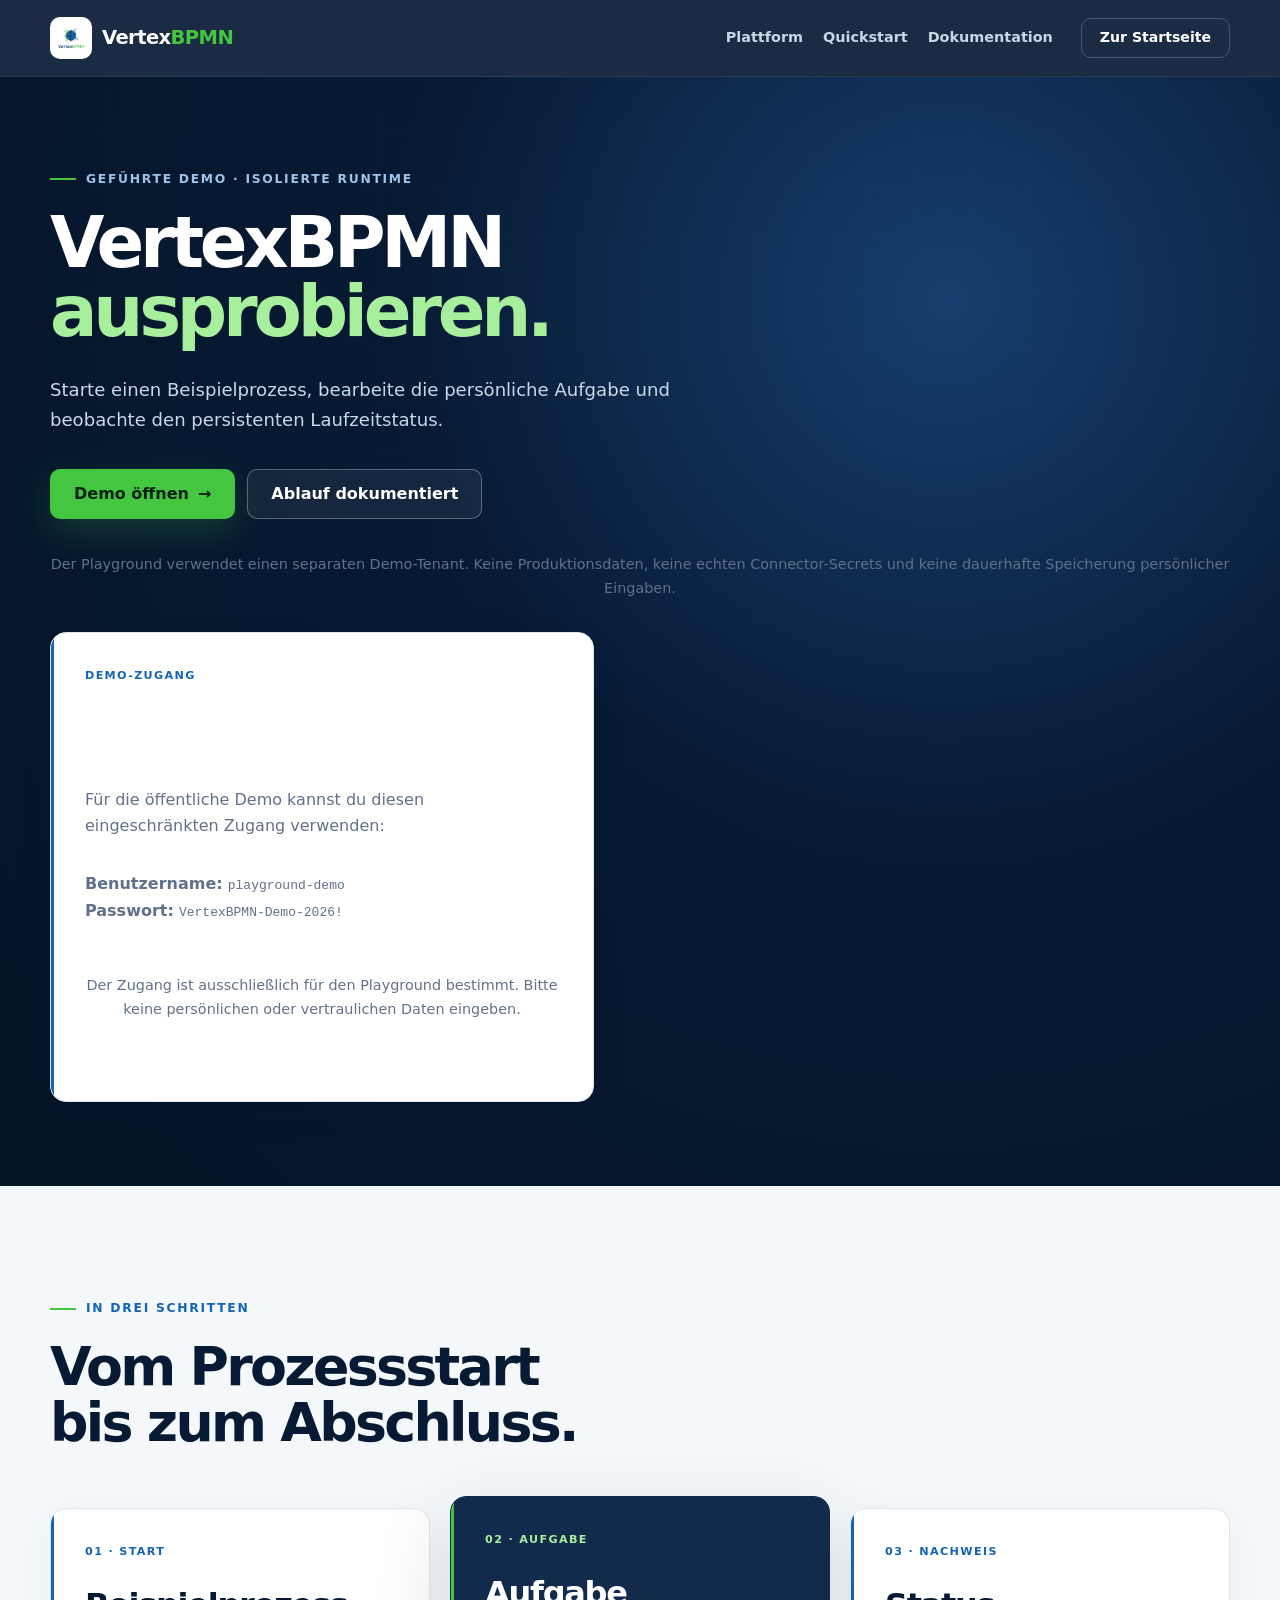
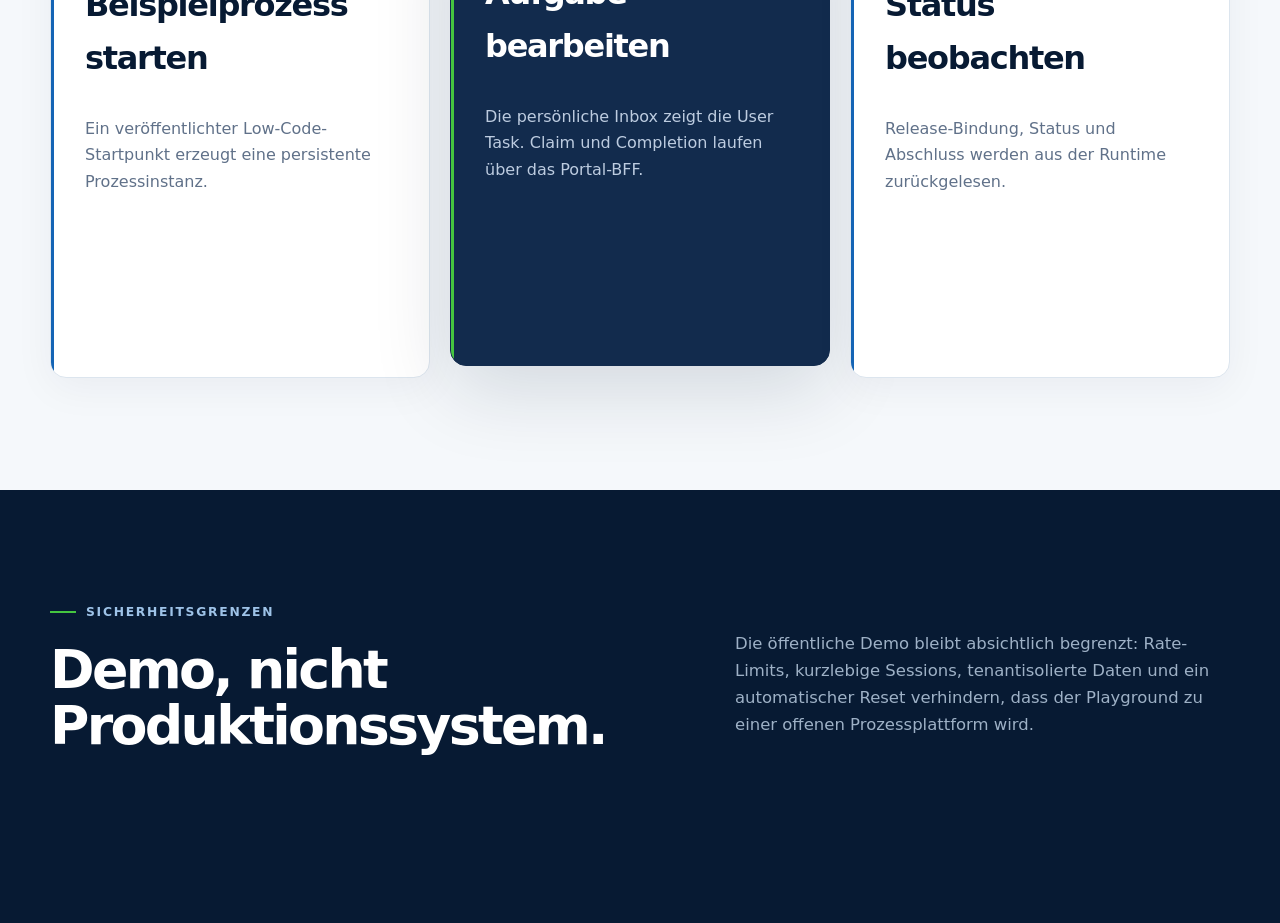
<file: playground.html>
<!doctype html>
<html lang="de">
<head>
  <meta charset="utf-8">
  <meta name="viewport" content="width=device-width, initial-scale=1">
  <title>VertexBPMN Playground</title>
  <meta name="description" content="VertexBPMN in einer isolierten, geführten Demo ausprobieren.">
  <link rel="icon" href="assets/logo.png">
  <link rel="stylesheet" href="styles.css">
</head>
<body>
  <a class="skip-link" href="#main">Zum Inhalt springen</a>
  <header class="site-header">
    <div class="container nav-shell">
      <a class="brand" href="index.html" aria-label="VertexBPMN Startseite">
        <img src="assets/logo.png" alt="" width="44" height="44">
        <span>Vertex<span>BPMN</span></span>
      </a>
      <nav class="site-nav" aria-label="Hauptnavigation">
        <a href="index.html#platform">Plattform</a>
        <a href="index.html#start">Quickstart</a>
        <a href="https://github.com/VertexBPMN/VertexBPMN/wiki">Dokumentation</a>
      </nav>
      <a class="button button-small button-ghost" href="index.html">Zur Startseite</a>
    </div>
  </header>

  <main id="main">
    <section class="hero">
      <div class="container hero-copy">
        <p class="eyebrow"><span></span> Geführte Demo · isolierte Runtime</p>
        <h1>VertexBPMN<br><strong>ausprobieren.</strong></h1>
        <p class="hero-lead">Starte einen Beispielprozess, bearbeite die persönliche Aufgabe und beobachte den persistenten Laufzeitstatus.</p>
        <div class="hero-actions">
          <a class="button button-primary" href="https://playground.vertexbpmn.com">Demo öffnen <span aria-hidden="true">→</span></a>
          <a class="button button-secondary" href="https://github.com/VertexBPMN/VertexBPMN/wiki/Low-Code-Anwendungsplattform">Ablauf dokumentiert</a>
        </div>
        <p class="evidence-link">Der Playground verwendet einen separaten Demo-Tenant. Keine Produktionsdaten, keine echten Connector-Secrets und keine dauerhafte Speicherung persönlicher Eingaben.</p>
        <div class="standard-card" style="margin-top:2rem;max-width:34rem">
          <div class="card-kicker">Demo-Zugang</div>
          <h2 style="font-size:1.6rem">Direkt loslegen</h2>
          <p>Für die öffentliche Demo kannst du diesen eingeschränkten Zugang verwenden:</p>
          <p><strong>Benutzername:</strong> <code>playground-demo</code><br><strong>Passwort:</strong> <code>VertexBPMN-Demo-2026!</code></p>
          <p class="evidence-link">Der Zugang ist ausschließlich für den Playground bestimmt. Bitte keine persönlichen oder vertraulichen Daten eingeben.</p>
        </div>
      </div>
    </section>

    <section class="section" id="flow">
      <div class="container">
        <div class="section-heading">
          <p class="eyebrow dark"><span></span> In drei Schritten</p>
          <h2>Vom Prozessstart<br>bis zum Abschluss.</h2>
        </div>
        <div class="standard-grid">
          <article class="standard-card"><div class="card-kicker">01 · Start</div><h3>Beispielprozess starten</h3><p>Ein veröffentlichter Low-Code-Startpunkt erzeugt eine persistente Prozessinstanz.</p></article>
          <article class="standard-card featured"><div class="card-kicker">02 · Aufgabe</div><h3>Aufgabe bearbeiten</h3><p>Die persönliche Inbox zeigt die User Task. Claim und Completion laufen über das Portal-BFF.</p></article>
          <article class="standard-card"><div class="card-kicker">03 · Nachweis</div><h3>Status beobachten</h3><p>Release-Bindung, Status und Abschluss werden aus der Runtime zurückgelesen.</p></article>
        </div>
      </div>
    </section>

    <section class="section platform-section">
      <div class="container">
        <div class="section-heading split-heading">
          <div><p class="eyebrow"><span></span> Sicherheitsgrenzen</p><h2>Demo, nicht<br>Produktionssystem.</h2></div>
          <p>Die öffentliche Demo bleibt absichtlich begrenzt: Rate-Limits, kurzlebige Sessions, tenantisolierte Daten und ein automatischer Reset verhindern, dass der Playground zu einer offenen Prozessplattform wird.</p>
        </div>
      </div>
    </section>
  </main>
</body>
</html>
</file>
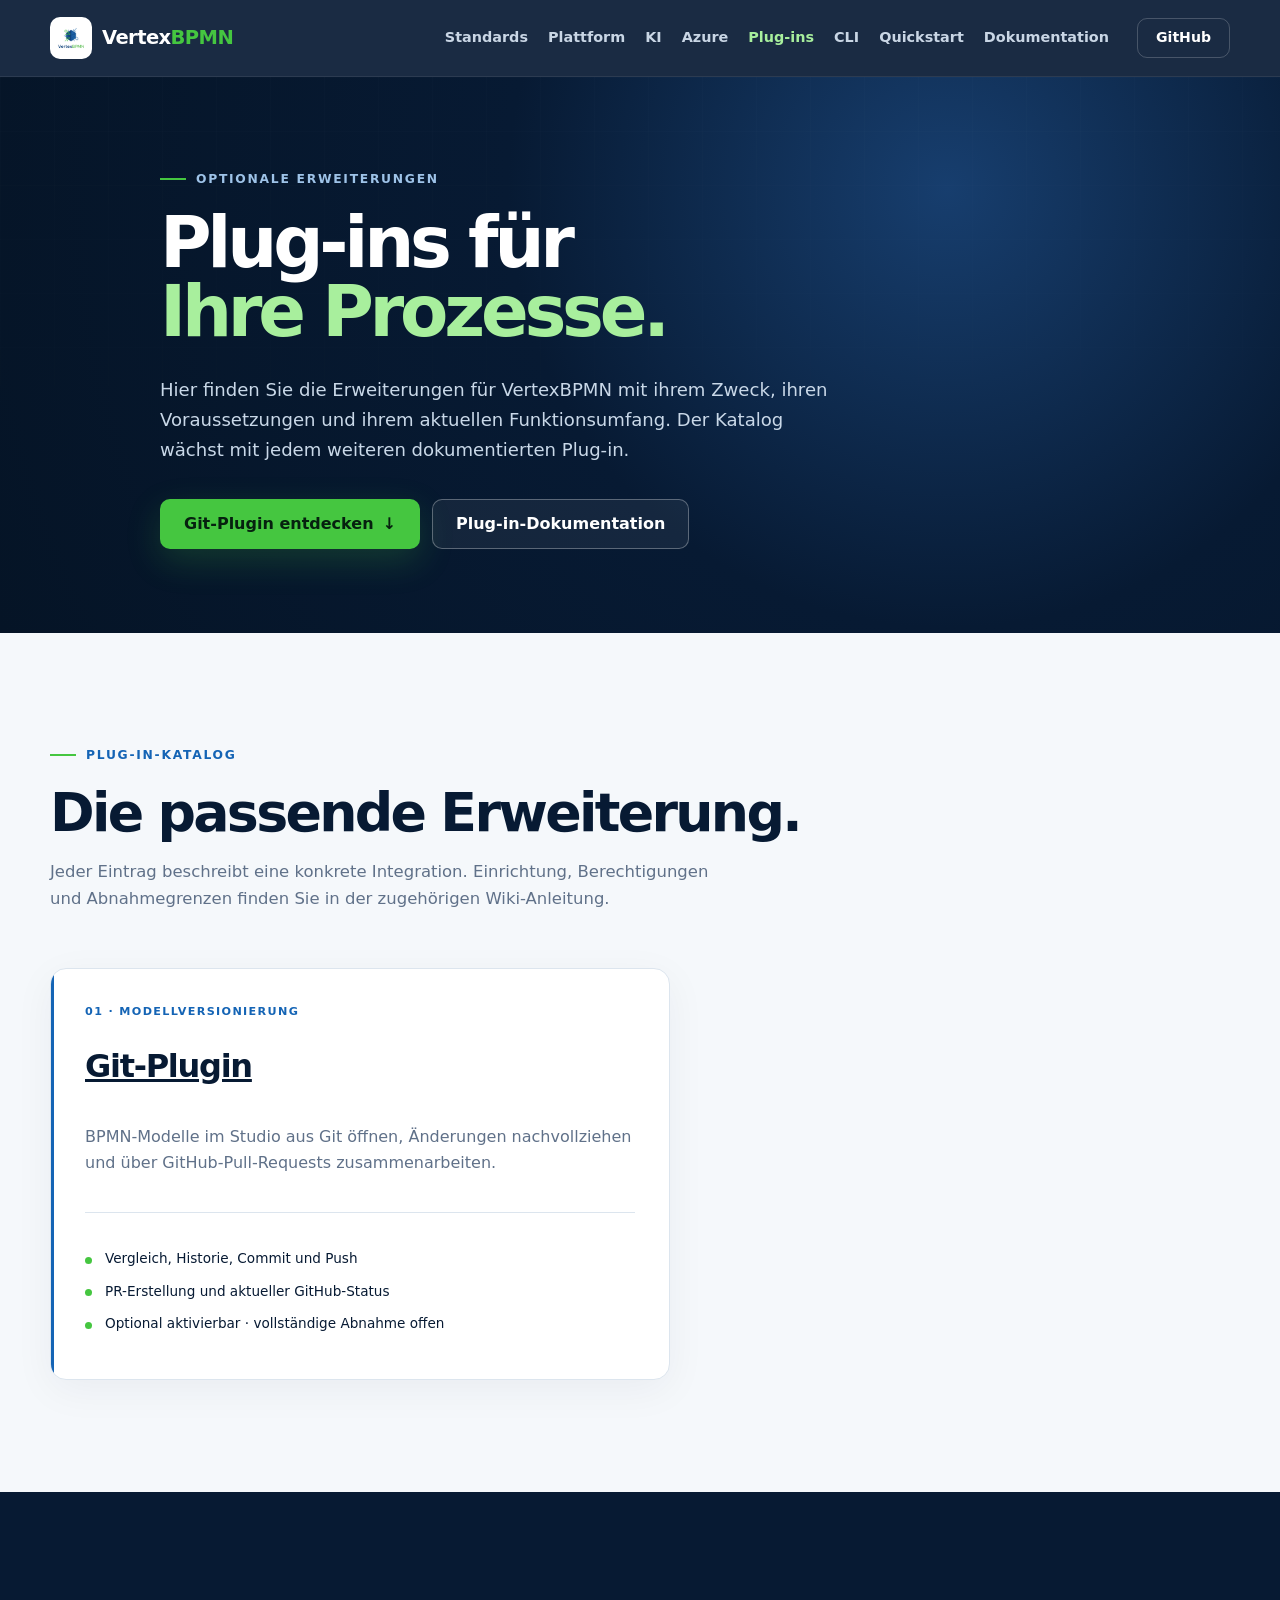
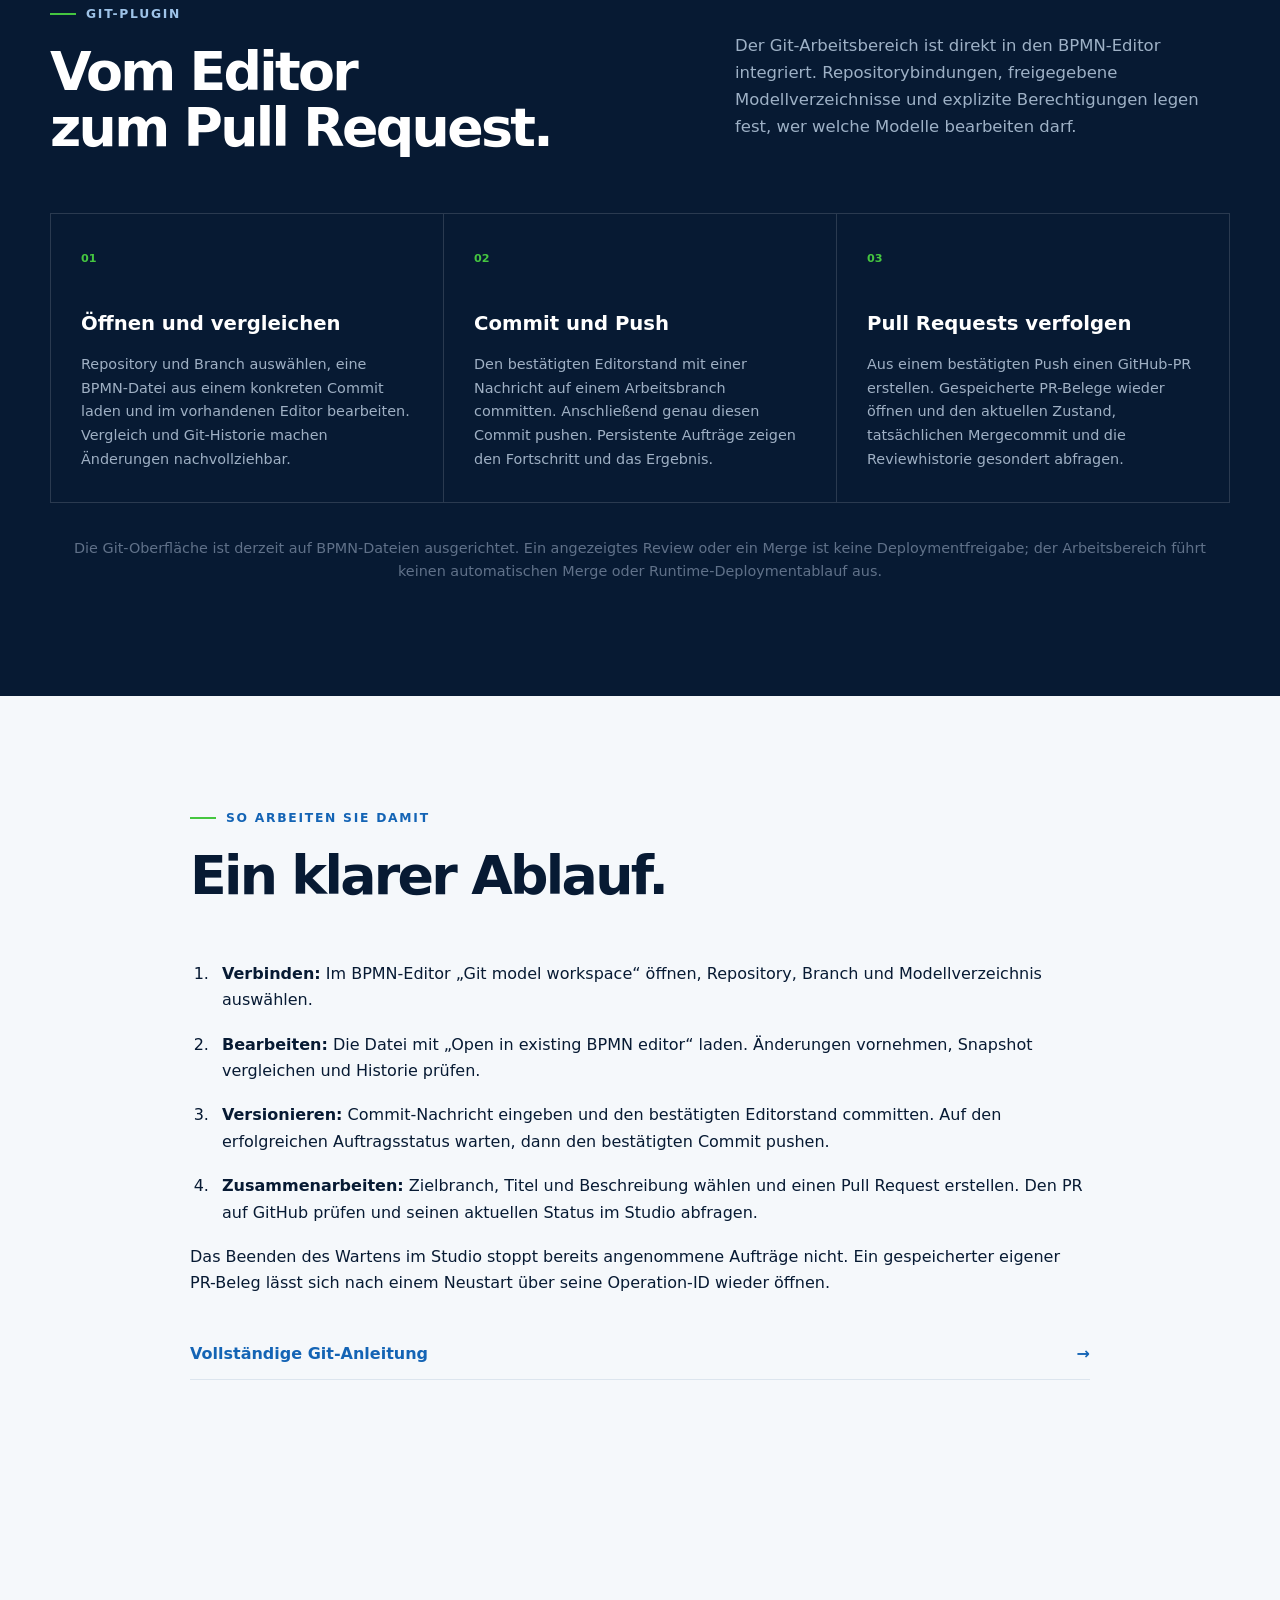
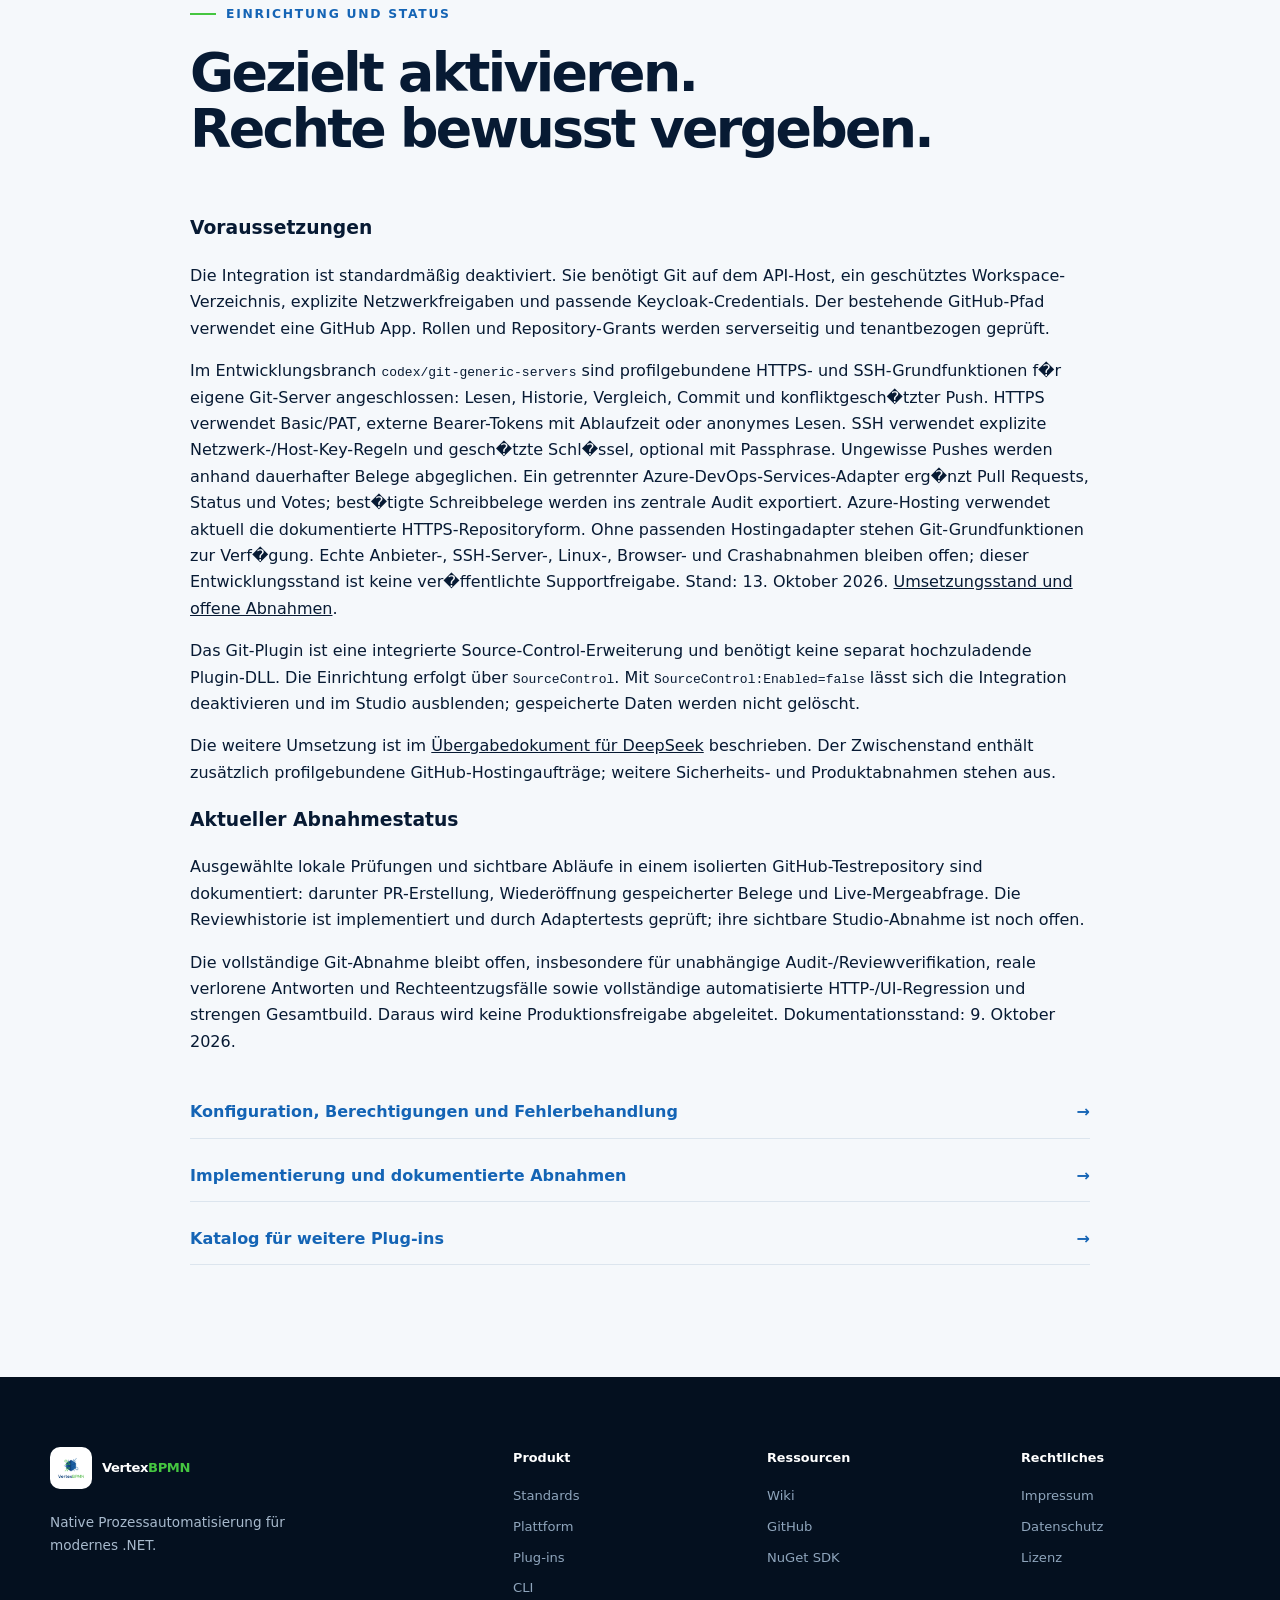
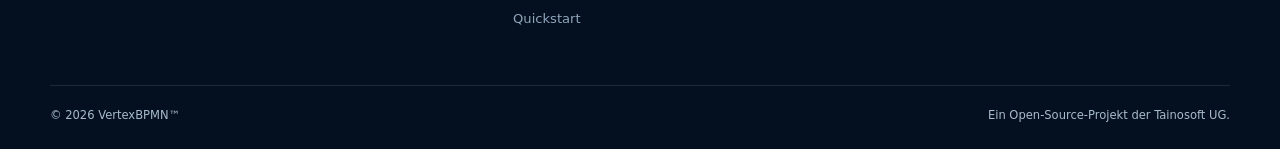
<file: plugins.html>
<!doctype html>
<html lang="de">
<head>
  <meta charset="utf-8">
  <meta name="viewport" content="width=device-width, initial-scale=1">
  <title>Plug-ins · VertexBPMN</title>
  <meta name="description" content="Plug-ins und optionale Erweiterungen für VertexBPMN: Git-Versionierung von BPMN-Modellen, GitHub-Pull-Requests, Einrichtung und aktueller Funktionsumfang.">
  <meta name="theme-color" content="#071a33">
  <meta property="og:type" content="website">
  <meta property="og:locale" content="de_DE">
  <meta property="og:title" content="Plug-ins · VertexBPMN">
  <meta property="og:description" content="BPMN-Modelle mit Git versionieren und über GitHub-Pull-Requests gemeinsam weiterentwickeln.">
  <meta property="og:image" content="https://vertexbpmn.com/assets/Hauptlogo.png">
  <meta property="og:url" content="https://vertexbpmn.com/plugins.html">
  <link rel="canonical" href="https://vertexbpmn.com/plugins.html">
  <link rel="icon" href="assets/logo.png">
  <link rel="stylesheet" href="styles.css">
</head>
<body>
  <a class="skip-link" href="#main">Zum Inhalt springen</a>

  <header class="site-header">
    <div class="container nav-shell">
      <a class="brand" href="index.html#top" aria-label="VertexBPMN Startseite">
        <img src="assets/logo.png" alt="" width="44" height="44">
        <span>Vertex<span>BPMN</span></span>
      </a>
      <nav class="site-nav" aria-label="Hauptnavigation">
        <a href="index.html#standards">Standards</a>
        <a href="index.html#platform">Plattform</a>
        <a href="index.html#ai">KI</a>
        <a href="index.html#deployment">Azure</a>
        <a href="plugins.html" aria-current="page">Plug-ins</a>
        <a href="index.html#cli">CLI</a>
        <a href="index.html#start">Quickstart</a>
        <a href="https://github.com/VertexBPMN/VertexBPMN/wiki">Dokumentation</a>
      </nav>
      <a class="button button-small button-ghost" href="https://github.com/VertexBPMN/VertexBPMN">GitHub</a>
    </div>
  </header>

  <main id="main" class="plugins-page">
    <section class="hero">
      <div class="container plugin-intro">
        <p class="eyebrow"><span></span> Optionale Erweiterungen</p>
        <h1>Plug-ins für<br><strong>Ihre Prozesse.</strong></h1>
        <p class="hero-lead">Hier finden Sie die Erweiterungen für VertexBPMN mit ihrem Zweck, ihren Voraussetzungen und ihrem aktuellen Funktionsumfang. Der Katalog wächst mit jedem weiteren dokumentierten Plug-in.</p>
        <div class="hero-actions">
          <a class="button button-primary" href="#git-plugin">Git-Plugin entdecken <span aria-hidden="true">↓</span></a>
          <a class="button button-secondary" href="https://github.com/VertexBPMN/VertexBPMN/wiki/Plug-ins">Plug-in-Dokumentation</a>
        </div>
      </div>
    </section>

    <section class="section" id="catalog">
      <div class="container">
        <div class="section-heading">
          <p class="eyebrow dark"><span></span> Plug-in-Katalog</p>
          <h2>Die passende Erweiterung.</h2>
          <p>Jeder Eintrag beschreibt eine konkrete Integration. Einrichtung, Berechtigungen und Abnahmegrenzen finden Sie in der zugehörigen Wiki-Anleitung.</p>
        </div>
        <div class="plugin-catalog">
          <article class="standard-card">
            <div class="card-kicker">01 · Modellversionierung</div>
            <h3><a href="#git-plugin">Git-Plugin</a></h3>
            <p>BPMN-Modelle im Studio aus Git öffnen, Änderungen nachvollziehen und über GitHub-Pull-Requests zusammenarbeiten.</p>
            <ul><li>Vergleich, Historie, Commit und Push</li><li>PR-Erstellung und aktueller GitHub-Status</li><li>Optional aktivierbar · vollständige Abnahme offen</li></ul>
          </article>
        </div>
      </div>
    </section>

    <section class="section platform-section" id="git-plugin">
      <div class="container">
        <div class="section-heading split-heading">
          <div><p class="eyebrow"><span></span> Git-Plugin</p><h2>Vom Editor<br>zum Pull Request.</h2></div>
          <p>Der Git-Arbeitsbereich ist direkt in den BPMN-Editor integriert. Repositorybindungen, freigegebene Modellverzeichnisse und explizite Berechtigungen legen fest, wer welche Modelle bearbeiten darf.</p>
        </div>
        <div class="capability-grid">
          <article><span class="cap-number">01</span><h3>Öffnen und vergleichen</h3><p>Repository und Branch auswählen, eine BPMN-Datei aus einem konkreten Commit laden und im vorhandenen Editor bearbeiten. Vergleich und Git-Historie machen Änderungen nachvollziehbar.</p></article>
          <article><span class="cap-number">02</span><h3>Commit und Push</h3><p>Den bestätigten Editorstand mit einer Nachricht auf einem Arbeitsbranch committen. Anschließend genau diesen Commit pushen. Persistente Aufträge zeigen den Fortschritt und das Ergebnis.</p></article>
          <article><span class="cap-number">03</span><h3>Pull Requests verfolgen</h3><p>Aus einem bestätigten Push einen GitHub-PR erstellen. Gespeicherte PR-Belege wieder öffnen und den aktuellen Zustand, tatsächlichen Mergecommit und die Reviewhistorie gesondert abfragen.</p></article>
        </div>
        <p class="evidence-link">Die Git-Oberfläche ist derzeit auf BPMN-Dateien ausgerichtet. Ein angezeigtes Review oder ein Merge ist keine Deploymentfreigabe; der Arbeitsbereich führt keinen automatischen Merge oder Runtime-Deploymentablauf aus.</p>
      </div>
    </section>

    <section class="section" id="workflow">
      <div class="container plugin-documentation">
        <div class="section-heading">
          <p class="eyebrow dark"><span></span> So arbeiten Sie damit</p>
          <h2>Ein klarer Ablauf.</h2>
        </div>
        <ol class="plugin-steps">
          <li><strong>Verbinden:</strong> Im BPMN-Editor „Git model workspace“ öffnen, Repository, Branch und Modellverzeichnis auswählen.</li>
          <li><strong>Bearbeiten:</strong> Die Datei mit „Open in existing BPMN editor“ laden. Änderungen vornehmen, Snapshot vergleichen und Historie prüfen.</li>
          <li><strong>Versionieren:</strong> Commit-Nachricht eingeben und den bestätigten Editorstand committen. Auf den erfolgreichen Auftragsstatus warten, dann den bestätigten Commit pushen.</li>
          <li><strong>Zusammenarbeiten:</strong> Zielbranch, Titel und Beschreibung wählen und einen Pull Request erstellen. Den PR auf GitHub prüfen und seinen aktuellen Status im Studio abfragen.</li>
        </ol>
        <p>Das Beenden des Wartens im Studio stoppt bereits angenommene Aufträge nicht. Ein gespeicherter eigener PR-Beleg lässt sich nach einem Neustart über seine Operation-ID wieder öffnen.</p>
        <div class="quick-links">
          <a href="https://github.com/VertexBPMN/VertexBPMN/wiki/Git-Plugin">Vollständige Git-Anleitung <span aria-hidden="true">→</span></a>
        </div>
      </div>
    </section>

    <section class="section" id="setup">
      <div class="container plugin-documentation">
        <div class="section-heading">
          <p class="eyebrow dark"><span></span> Einrichtung und Status</p>
          <h2>Gezielt aktivieren.<br>Rechte bewusst vergeben.</h2>
        </div>
        <h3>Voraussetzungen</h3>
        <p>Die Integration ist standardmäßig deaktiviert. Sie benötigt Git auf dem API-Host, ein geschütztes Workspace-Verzeichnis, explizite Netzwerkfreigaben und passende Keycloak-Credentials. Der bestehende GitHub-Pfad verwendet eine GitHub App. Rollen und Repository-Grants werden serverseitig und tenantbezogen geprüft.</p>
        <p>Im Entwicklungsbranch <code>codex/git-generic-servers</code> sind profilgebundene HTTPS- und SSH-Grundfunktionen f�r eigene Git-Server angeschlossen: Lesen, Historie, Vergleich, Commit und konfliktgesch�tzter Push. HTTPS verwendet Basic/PAT, externe Bearer-Tokens mit Ablaufzeit oder anonymes Lesen. SSH verwendet explizite Netzwerk-/Host-Key-Regeln und gesch�tzte Schl�ssel, optional mit Passphrase. Ungewisse Pushes werden anhand dauerhafter Belege abgeglichen. Ein getrennter Azure-DevOps-Services-Adapter erg�nzt Pull Requests, Status und Votes; best�tigte Schreibbelege werden ins zentrale Audit exportiert. Azure-Hosting verwendet aktuell die dokumentierte HTTPS-Repositoryform. Ohne passenden Hostingadapter stehen Git-Grundfunktionen zur Verf�gung. Echte Anbieter-, SSH-Server-, Linux-, Browser- und Crashabnahmen bleiben offen; dieser Entwicklungsstand ist keine ver�ffentlichte Supportfreigabe. Stand: 13. Oktober 2026. <a href="https://github.com/VertexBPMN/VertexBPMN/blob/codex/git-generic-servers/docs/reviews/2026-10-13_Git-GS07_SSH-Schreibauftraege-und-Passphrase.md" target="_blank" rel="noopener noreferrer">Umsetzungsstand und offene Abnahmen</a>.</p>
        <p>Das Git-Plugin ist eine integrierte Source-Control-Erweiterung und benötigt keine separat hochzuladende Plugin-DLL. Die Einrichtung erfolgt über <code>SourceControl</code>. Mit <code>SourceControl:Enabled=false</code> lässt sich die Integration deaktivieren und im Studio ausblenden; gespeicherte Daten werden nicht gelöscht.</p>
        <p>Die weitere Umsetzung ist im <a href="https://github.com/VertexBPMN/VertexBPMN/blob/codex/git-generic-servers/docs/reviews/2026-10-12_Git-Generische-Server_DeepSeek-Uebergabe.md">Übergabedokument für DeepSeek</a> beschrieben. Der Zwischenstand enthält zusätzlich profilgebundene GitHub-Hostingaufträge; weitere Sicherheits- und Produktabnahmen stehen aus.</p>
        <h3>Aktueller Abnahmestatus</h3>
        <p>Ausgewählte lokale Prüfungen und sichtbare Abläufe in einem isolierten GitHub-Testrepository sind dokumentiert: darunter PR-Erstellung, Wiederöffnung gespeicherter Belege und Live-Mergeabfrage. Die Reviewhistorie ist implementiert und durch Adaptertests geprüft; ihre sichtbare Studio-Abnahme ist noch offen.</p>
        <p>Die vollständige Git-Abnahme bleibt offen, insbesondere für unabhängige Audit-/Reviewverifikation, reale verlorene Antworten und Rechteentzugsfälle sowie vollständige automatisierte HTTP-/UI-Regression und strengen Gesamtbuild. Daraus wird keine Produktionsfreigabe abgeleitet. Dokumentationsstand: 9. Oktober 2026.</p>
        <div class="quick-links">
          <a href="https://github.com/VertexBPMN/VertexBPMN/wiki/Git-Plugin">Konfiguration, Berechtigungen und Fehlerbehandlung <span aria-hidden="true">→</span></a>
          <a href="https://github.com/VertexBPMN/VertexBPMN/blob/master/docs/reviews/2026-10-08_Git-G07_PR-Antwortvalidierung.md">Implementierung und dokumentierte Abnahmen <span aria-hidden="true">→</span></a>
          <a href="https://github.com/VertexBPMN/VertexBPMN/wiki/Plug-ins">Katalog für weitere Plug-ins <span aria-hidden="true">→</span></a>
        </div>
      </div>
    </section>
  </main>

  <footer>
    <div class="container footer-grid">
      <div class="footer-brand"><a class="brand light" href="index.html#top"><img src="assets/logo.png" alt="" width="38" height="38"><span>Vertex<span>BPMN</span></span></a><p>Native Prozessautomatisierung für modernes .NET.</p></div>
      <div><strong>Produkt</strong><a href="index.html#standards">Standards</a><a href="index.html#platform">Plattform</a><a href="plugins.html">Plug-ins</a>
        <a href="index.html#cli">CLI</a><a href="index.html#start">Quickstart</a></div>
      <div><strong>Ressourcen</strong><a href="https://github.com/VertexBPMN/VertexBPMN/wiki">Wiki</a><a href="https://github.com/VertexBPMN/VertexBPMN">GitHub</a><a href="https://www.nuget.org/packages/VertexBPMN.Sdk">NuGet SDK</a></div>
      <div><strong>Rechtliches</strong><a href="impressum.html">Impressum</a><a href="datenschutz.html">Datenschutz</a><a href="https://github.com/VertexBPMN/VertexBPMN/blob/master/LICENSE">Lizenz</a></div>
    </div>
    <div class="container footer-bottom"><span>© 2026 VertexBPMN™</span><span>Ein Open-Source-Projekt der Tainosoft UG.</span></div>
  </footer>
</body>
</html>
</file>
<file: styles.css>
:root {
  --ink: #071a33;
  --ink-soft: #122b4d;
  --blue: #1464b5;
  --blue-bright: #2b8bd8;
  --green: #45c640;
  --green-soft: #a8ef9d;
  --paper: #f5f8fb;
  --white: #ffffff;
  --muted: #607189;
  --line: #dce5ee;
  --container: 1180px;
  --shadow: 0 24px 80px rgba(7, 26, 51, .14);
}

* { box-sizing: border-box; }
html { scroll-behavior: smooth; }
body { margin: 0; font-family: Inter, ui-sans-serif, system-ui, -apple-system, BlinkMacSystemFont, "Segoe UI", sans-serif; color: var(--ink); background: var(--paper); line-height: 1.65; }
a { color: inherit; }
img { max-width: 100%; }
.container { width: min(calc(100% - 40px), var(--container)); margin-inline: auto; }
.skip-link { position: fixed; left: 16px; top: -60px; z-index: 9999; background: var(--white); padding: 10px 16px; border-radius: 8px; }
.skip-link:focus { top: 16px; }

.site-header { position: sticky; top: 0; z-index: 100; background: rgba(7, 26, 51, .92); border-bottom: 1px solid rgba(255,255,255,.08); backdrop-filter: blur(18px); }
.nav-shell { min-height: 76px; display: flex; align-items: center; gap: 28px; }
.brand { display: inline-flex; align-items: center; gap: 10px; font-size: 1.22rem; font-weight: 800; text-decoration: none; letter-spacing: -.03em; color: var(--white); }
.brand img { width: 42px; height: 42px; object-fit: cover; border-radius: 10px; }
.brand span span { color: var(--green); }
.site-nav { display: flex; align-items: center; justify-content: center; gap: 30px; margin-left: auto; }
.site-nav a { color: #c9d6e5; text-decoration: none; font-size: .9rem; font-weight: 650; }
.site-nav a:hover, .site-nav a:focus-visible { color: var(--white); }
.button { display: inline-flex; justify-content: center; align-items: center; gap: 9px; min-height: 50px; padding: 0 23px; border: 1px solid transparent; border-radius: 10px; font-weight: 750; text-decoration: none; transition: transform .2s ease, background .2s ease, border-color .2s ease; }
.button:hover { transform: translateY(-2px); }
.button-small { min-height: 40px; padding-inline: 18px; font-size: .88rem; }
.button-primary { background: var(--green); color: #06210f; box-shadow: 0 12px 35px rgba(69, 198, 64, .2); }
.button-primary:hover { background: #5bdb55; }
.button-secondary { color: var(--white); border-color: rgba(255,255,255,.3); background: rgba(255,255,255,.06); }
.button-secondary:hover, .button-ghost:hover { border-color: rgba(255,255,255,.6); background: rgba(255,255,255,.12); }
.button-ghost { color: var(--white); border-color: rgba(255,255,255,.2); }

.hero { position: relative; overflow: hidden; color: var(--white); background: radial-gradient(circle at 74% 20%, #173e6e 0, var(--ink) 42%, #051426 100%); padding: 92px 0 84px; }
.hero::after { content: ""; position: absolute; inset: 0; pointer-events: none; opacity: .22; background-image: linear-gradient(rgba(255,255,255,.05) 1px, transparent 1px), linear-gradient(90deg, rgba(255,255,255,.05) 1px, transparent 1px); background-size: 54px 54px; mask-image: linear-gradient(to bottom, black, transparent 85%); }
.hero-glow { position: absolute; border-radius: 50%; filter: blur(12px); opacity: .25; }
.hero-glow-one { width: 360px; height: 360px; right: 2%; top: -130px; background: var(--blue-bright); }
.hero-glow-two { width: 250px; height: 250px; left: -120px; bottom: -120px; background: var(--green); }
.hero-grid { position: relative; z-index: 1; display: grid; grid-template-columns: 1.08fr .92fr; gap: 74px; align-items: center; }
.eyebrow { margin: 0 0 20px; display: flex; align-items: center; gap: 10px; color: #9ec3e8; font-size: .77rem; font-weight: 800; letter-spacing: .14em; text-transform: uppercase; }
.eyebrow span { width: 26px; height: 2px; background: var(--green); }
.eyebrow.dark { color: var(--blue); }
.hero h1 { margin: 0; max-width: 760px; font-size: clamp(2.9rem, 5.5vw, 5.4rem); line-height: .98; letter-spacing: -.06em; }
.hero h1 strong { color: var(--green-soft); font-weight: 800; }
.hero-lead { max-width: 670px; margin: 28px 0 34px; color: #c9d8e8; font-size: 1.13rem; }
.hero-actions { display: flex; flex-wrap: wrap; gap: 12px; }
.hero-badges { margin-top: 34px; display: flex; flex-wrap: wrap; gap: 9px; }
.hero-badges span { padding: 7px 11px; border: 1px solid rgba(255,255,255,.14); border-radius: 100px; color: #aebfd2; font-size: .75rem; background: rgba(255,255,255,.04); }

.runtime-card { background: rgba(6, 20, 39, .78); border: 1px solid rgba(143,190,232,.25); border-radius: 18px; box-shadow: 0 35px 100px rgba(0,0,0,.35); overflow: hidden; transform: perspective(1200px) rotateY(-2deg) rotateX(1deg); }
.runtime-header { height: 55px; padding: 0 18px; display: flex; align-items: center; gap: 10px; border-bottom: 1px solid rgba(255,255,255,.1); color: #d9e7f4; font-size: .82rem; font-weight: 700; }
.status-dot { width: 8px; height: 8px; border-radius: 50%; background: var(--green); box-shadow: 0 0 15px var(--green); }
.runtime-state { margin-left: auto; padding: 3px 8px; border-radius: 30px; color: var(--green-soft); background: rgba(69,198,64,.12); font-size: .67rem; }
.runtime-flow { padding: 25px; }
.runtime-node { min-height: 67px; display: grid; grid-template-columns: 36px 1fr auto; align-items: center; gap: 12px; padding: 12px 15px; border-radius: 10px; border: 1px solid rgba(255,255,255,.13); background: rgba(255,255,255,.045); }
.runtime-node-accent { border-color: rgba(69,198,64,.36); background: rgba(69,198,64,.06); }
.runtime-node strong, .runtime-node small { display: block; }
.runtime-node strong { color: #edf6ff; font-size: .84rem; }
.runtime-node small { color: #7891ac; font-size: .68rem; }
.node-icon { width: 34px; height: 34px; display: grid; place-items: center; border-radius: 8px; color: var(--green-soft); background: rgba(42,137,216,.16); }
.node-state { color: var(--green-soft); font-size: .65rem; }
.flow-line { height: 28px; display: grid; place-items: center; }
.flow-line span { width: 1px; height: 100%; background: linear-gradient(var(--blue-bright), rgba(43,139,216,.25)); }
.flow-split { position: relative; height: 30px; }
.flow-split::before { content: ""; position: absolute; left: 25%; right: 25%; top: 14px; border-top: 1px solid rgba(43,139,216,.5); }
.flow-split span { position: absolute; top: 0; width: 1px; height: 29px; background: rgba(43,139,216,.5); }
.flow-split span:first-child { left: 25%; }.flow-split span:last-child { right: 25%; }
.runtime-bottom { display: grid; grid-template-columns: 1fr 1fr; gap: 12px; }
.runtime-node.compact { grid-template-columns: 34px 1fr; padding: 10px; }
.telemetry-row { display: flex; justify-content: center; gap: 28px; padding: 13px; color: #8da3ba; font-size: .68rem; border-top: 1px solid rgba(255,255,255,.08); background: rgba(0,0,0,.16); }
.telemetry-row span { display: flex; align-items: center; gap: 7px; }
.telemetry-row i { width: 5px; height: 5px; border-radius: 50%; background: var(--blue-bright); }

.proof-strip { color: var(--white); background: #0b2443; border-top: 1px solid rgba(255,255,255,.08); }
.proof-grid { min-height: 110px; display: grid; grid-template-columns: repeat(4, 1fr); align-items: center; }
.proof-grid div { min-height: 54px; padding: 0 28px; display: flex; flex-direction: column; justify-content: center; border-left: 1px solid rgba(255,255,255,.1); }
.proof-grid div:last-child { border-right: 1px solid rgba(255,255,255,.1); }
.proof-grid strong { color: var(--green-soft); font-size: 1.15rem; }.proof-grid span { color: #93a9bf; font-size: .72rem; }

.section { padding: 112px 0; }
.section-heading { max-width: 770px; margin-bottom: 56px; }
.section-heading h2 { margin: 0; font-size: clamp(2.3rem, 4.2vw, 4.1rem); line-height: 1.05; letter-spacing: -.05em; }
.section-heading > p:last-child { max-width: 680px; color: var(--muted); font-size: 1.03rem; }
.standard-grid { display: grid; grid-template-columns: repeat(3, 1fr); gap: 20px; }
.standard-card { position: relative; min-height: 470px; padding: 34px; display: flex; flex-direction: column; border: 1px solid var(--line); border-radius: 16px; background: var(--white); box-shadow: 0 10px 40px rgba(7,26,51,.05); overflow: hidden; }
.standard-card::before { content: ""; position: absolute; left: 0; top: 0; bottom: 0; width: 3px; background: var(--blue); }
.standard-card.featured { color: var(--white); background: var(--ink-soft); border-color: var(--ink-soft); transform: translateY(-12px); box-shadow: var(--shadow); }
.standard-card.featured::before { background: var(--green); }
.card-kicker { color: var(--blue); font-size: .7rem; font-weight: 800; letter-spacing: .12em; text-transform: uppercase; }
.featured .card-kicker { color: var(--green-soft); }
.standard-card h3 { margin: 18px 0 15px; font-size: 2rem; letter-spacing: -.04em; }
.standard-card p { color: var(--muted); }.featured p { color: #bdcce0; }
.standard-card ul { margin: auto 0 0; padding: 24px 0 0; border-top: 1px solid var(--line); list-style: none; }
.featured ul { border-color: rgba(255,255,255,.12); }
.standard-card li { position: relative; margin: 10px 0; padding-left: 20px; font-size: .85rem; }
.standard-card li::before { content: ""; position: absolute; left: 0; top: .7em; width: 7px; height: 7px; border-radius: 50%; background: var(--green); }
.evidence-link { margin: 34px 0 0; text-align: center; color: var(--muted); font-size: .9rem; }
.evidence-link a { color: var(--blue); font-weight: 750; text-underline-offset: 3px; }

.platform-section { color: var(--white); background: var(--ink); }
.split-heading { max-width: none; display: grid; grid-template-columns: 1.1fr .9fr; gap: 80px; align-items: end; }
.split-heading > p { color: #9eb1c6 !important; }
.capability-grid { display: grid; grid-template-columns: repeat(3, 1fr); border-top: 1px solid rgba(255,255,255,.14); border-left: 1px solid rgba(255,255,255,.14); }
.capability-grid article { min-height: 245px; padding: 30px; border-right: 1px solid rgba(255,255,255,.14); border-bottom: 1px solid rgba(255,255,255,.14); transition: background .2s ease; }
.capability-grid article:hover { background: rgba(255,255,255,.045); }
.cap-number { color: var(--green); font-size: .7rem; font-weight: 800; }
.capability-grid h3 { margin: 38px 0 12px; font-size: 1.23rem; }.capability-grid p { margin: 0; color: #9fb0c4; font-size: .9rem; }

.cli-section { background: #edf3f8; }
.cli-grid { display: grid; grid-template-columns: .9fr 1.1fr; gap: 70px; align-items: center; }
.cli-copy h2 { margin: 0; font-size: clamp(2.4rem, 4vw, 4rem); line-height: 1.04; letter-spacing: -.05em; }
.cli-copy > p:not(.eyebrow) { color: var(--muted); }
.cli-modes { margin: 30px 0; display: grid; gap: 14px; }
.cli-modes div { padding-left: 16px; border-left: 2px solid var(--green); }
.cli-modes strong, .cli-modes span { display: block; }
.cli-modes strong { font-size: .88rem; }.cli-modes span { color: var(--muted); font-size: .8rem; }
.text-link { color: var(--blue); font-weight: 750; text-decoration: none; }
.cli-console { overflow: hidden; border: 1px solid #1c3858; border-radius: 16px; color: #d8e4f0; background: #061426; box-shadow: var(--shadow); }
.cli-console-tabs { height: 49px; padding: 0 22px; display: flex; align-items: end; gap: 24px; background: #10233b; }
.cli-console-tabs span { padding: 14px 0 10px; color: #768ba2; font-size: .72rem; font-weight: 700; }
.cli-console-tabs .active { color: var(--white); border-bottom: 2px solid var(--green); }
.cli-console-body { min-height: 330px; padding: 24px 27px; font: .77rem/1.75 "Cascadia Code", "SFMono-Regular", Consolas, monospace; }
.cli-console-body p { margin: 0 0 7px; overflow-wrap: anywhere; }
.shell-prompt { color: #54a9ee; }.vertex-prompt { color: var(--green-soft); }.console-muted { color: #6f859c; }.console-ok { color: #76db78; }
.cli-command-list { padding: 14px 22px; display: flex; flex-wrap: wrap; gap: 7px; border-top: 1px solid rgba(255,255,255,.08); background: rgba(255,255,255,.025); }
.cli-command-list span { padding: 4px 8px; border: 1px solid rgba(255,255,255,.1); border-radius: 5px; color: #8ba2b9; font-size: .63rem; }

.quickstart { background: var(--white); }
.quickstart-grid { display: grid; grid-template-columns: .85fr 1.15fr; gap: 70px; align-items: center; }
.quickstart h2 { margin: 0; font-size: clamp(2.4rem, 4vw, 4rem); line-height: 1.04; letter-spacing: -.05em; }
.quickstart-copy > p:not(.eyebrow) { color: var(--muted); }
.quick-links { margin-top: 32px; display: grid; gap: 12px; }
.quick-links a { padding: 12px 0; display: flex; justify-content: space-between; border-bottom: 1px solid var(--line); color: var(--blue); font-weight: 750; text-decoration: none; }
.terminal { overflow: hidden; border-radius: 16px; background: #061426; box-shadow: var(--shadow); }
.terminal-bar { height: 48px; padding: 0 17px; display: flex; align-items: center; gap: 7px; color: #8093a9; background: #10233b; font-size: .72rem; }
.terminal-bar span { width: 9px; height: 9px; border-radius: 50%; background: #f15b64; }.terminal-bar span:nth-child(2) { background: #f3bf4f; }.terminal-bar span:nth-child(3) { background: #4cca75; }
.terminal-bar strong { margin-left: 8px; font-weight: 600; }
.terminal-body { min-height: 360px; padding: 25px 27px; color: #d8e4f0; font: .8rem/1.75 "Cascadia Code", "SFMono-Regular", Consolas, monospace; }
.terminal-body p { margin: 0 0 5px; }.terminal-comment { color: #6c8299; }.terminal-success { color: #76db78; }.prompt { color: #54a9ee; }.space-top { padding-top: 18px; }.wrap { overflow-wrap: anywhere; }

.open-source-section { padding-top: 0; background: var(--white); }
.open-source-card { padding: 62px; display: grid; grid-template-columns: 1fr auto; gap: 60px; align-items: end; color: var(--white); border-radius: 20px; background: linear-gradient(120deg, #0a2446, #113b6b); overflow: hidden; box-shadow: var(--shadow); }
.open-source-card h2 { margin: 0; font-size: clamp(2rem, 3.7vw, 3.5rem); line-height: 1.06; letter-spacing: -.05em; }.open-source-card p:not(.eyebrow) { max-width: 680px; color: #b6c7d9; }
.open-source-actions { display: grid; gap: 10px; min-width: 215px; }

footer { padding: 70px 0 24px; color: #a8bacd; background: #04101f; }
.footer-grid { display: grid; grid-template-columns: 2fr repeat(3, 1fr); gap: 45px; }
.footer-brand p { max-width: 260px; font-size: .85rem; }.brand.light { color: var(--white); }
.footer-grid > div:not(.footer-brand) { display: flex; flex-direction: column; gap: 9px; }
.footer-grid strong { margin-bottom: 8px; color: var(--white); font-size: .8rem; }.footer-grid a { color: #8fa5bc; text-decoration: none; font-size: .82rem; }.footer-grid a:hover { color: var(--green-soft); }
.footer-bottom { margin-top: 55px; padding-top: 20px; display: flex; justify-content: space-between; border-top: 1px solid rgba(255,255,255,.1); font-size: .72rem; }

@media (max-width: 980px) {
  .site-nav { display: none; }.nav-shell .button { margin-left: auto; }
  .hero-grid, .cli-grid, .quickstart-grid { grid-template-columns: 1fr; }.runtime-card { max-width: 650px; transform: none; }
  .standard-grid { grid-template-columns: 1fr; }.standard-card { min-height: auto; }.standard-card.featured { transform: none; }
  .capability-grid { grid-template-columns: repeat(2, 1fr); }
  .open-source-card { grid-template-columns: 1fr; align-items: start; }.open-source-actions { grid-template-columns: repeat(2, 1fr); }
  .footer-grid { grid-template-columns: 2fr 1fr 1fr; }.footer-grid > div:last-child { grid-column: 2; }
}

@media (max-width: 680px) {
  .container { width: min(calc(100% - 28px), var(--container)); }
  .site-header { position: relative; }.nav-shell { min-height: 68px; }.nav-shell .button { display: none; }
  .hero { padding: 70px 0 58px; }.hero-grid { gap: 48px; }.hero h1 { font-size: clamp(2.6rem, 13vw, 4rem); }
  .runtime-flow { padding: 16px; }.runtime-bottom { grid-template-columns: 1fr; margin-top: 12px; }.flow-split { display: none; }.telemetry-row { gap: 14px; }
  .proof-grid { grid-template-columns: 1fr 1fr; padding: 14px 0; }.proof-grid div, .proof-grid div:last-child { padding: 15px; border: 0; }
  .section { padding: 78px 0; }.section-heading { margin-bottom: 38px; }.split-heading { grid-template-columns: 1fr; gap: 18px; }
  .standard-card { padding: 28px; }.capability-grid { grid-template-columns: 1fr; }.capability-grid article { min-height: 205px; }
  .terminal-body { padding: 20px 17px; font-size: .72rem; }
  .open-source-card { width: min(calc(100% - 28px), var(--container)); padding: 34px 25px; }.open-source-actions { grid-template-columns: 1fr; }
  .footer-grid { grid-template-columns: 1fr 1fr; }.footer-brand { grid-column: 1 / -1; }.footer-grid > div:last-child { grid-column: auto; }
  .footer-bottom { flex-direction: column; gap: 4px; }
}

@media (prefers-reduced-motion: reduce) {
  html { scroll-behavior: auto; }
  *, *::before, *::after { transition: none !important; }
}

/* Plug-in catalogue and documentation use the shared site design. */
.plugin-intro { max-width: 960px; }
.plugin-catalog { max-width: 620px; }
.plugin-catalog .standard-card { min-height: auto; }
.plugin-catalog .standard-card ul { margin-top: 20px; }
.plugin-documentation { max-width: 900px; }
.plugin-steps { padding-left: 24px; }
.plugin-steps li { padding-left: 8px; margin-bottom: 18px; }
.plugins-page code { overflow-wrap: anywhere; }
.plugins-page section[id] { scroll-margin-top: 90px; }
.site-nav a[aria-current="page"] { color: var(--green-soft); }
@media (min-width: 981px) {
  .site-nav { gap: 20px; }
}
</file>
